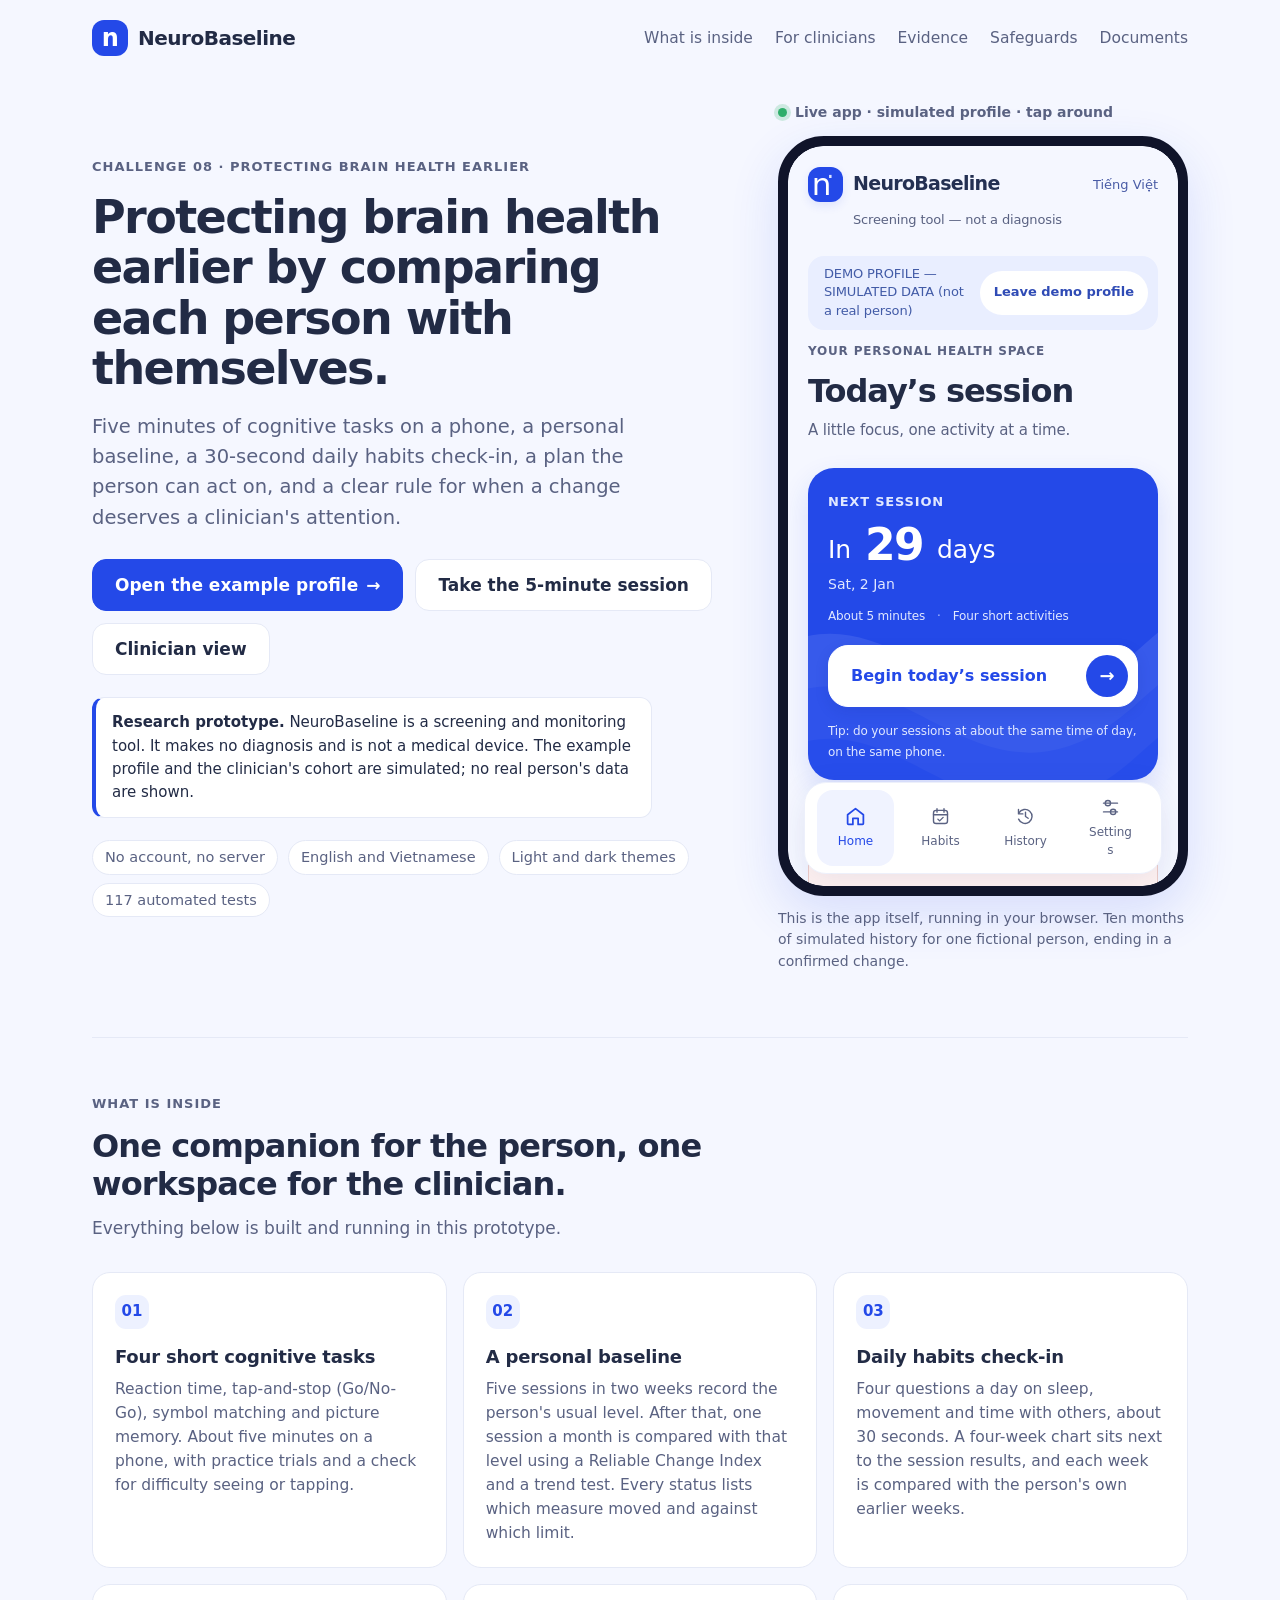
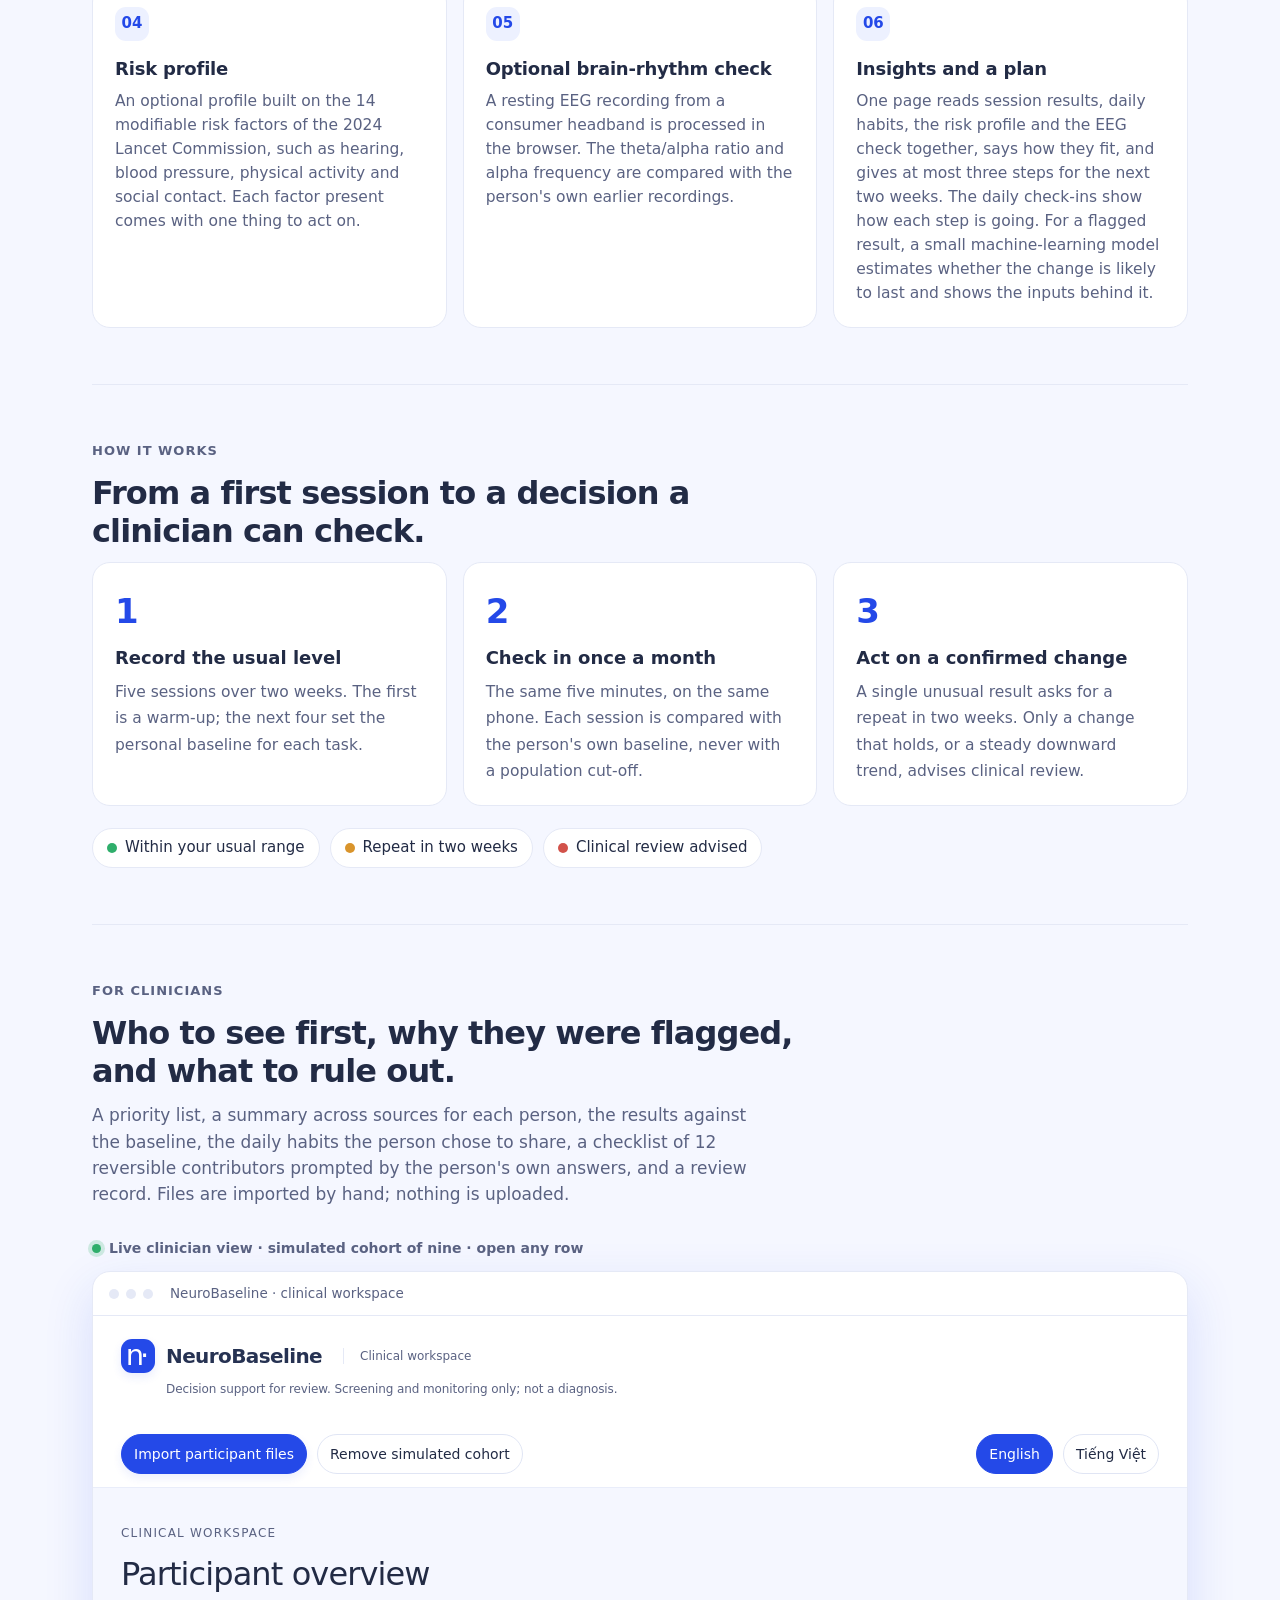
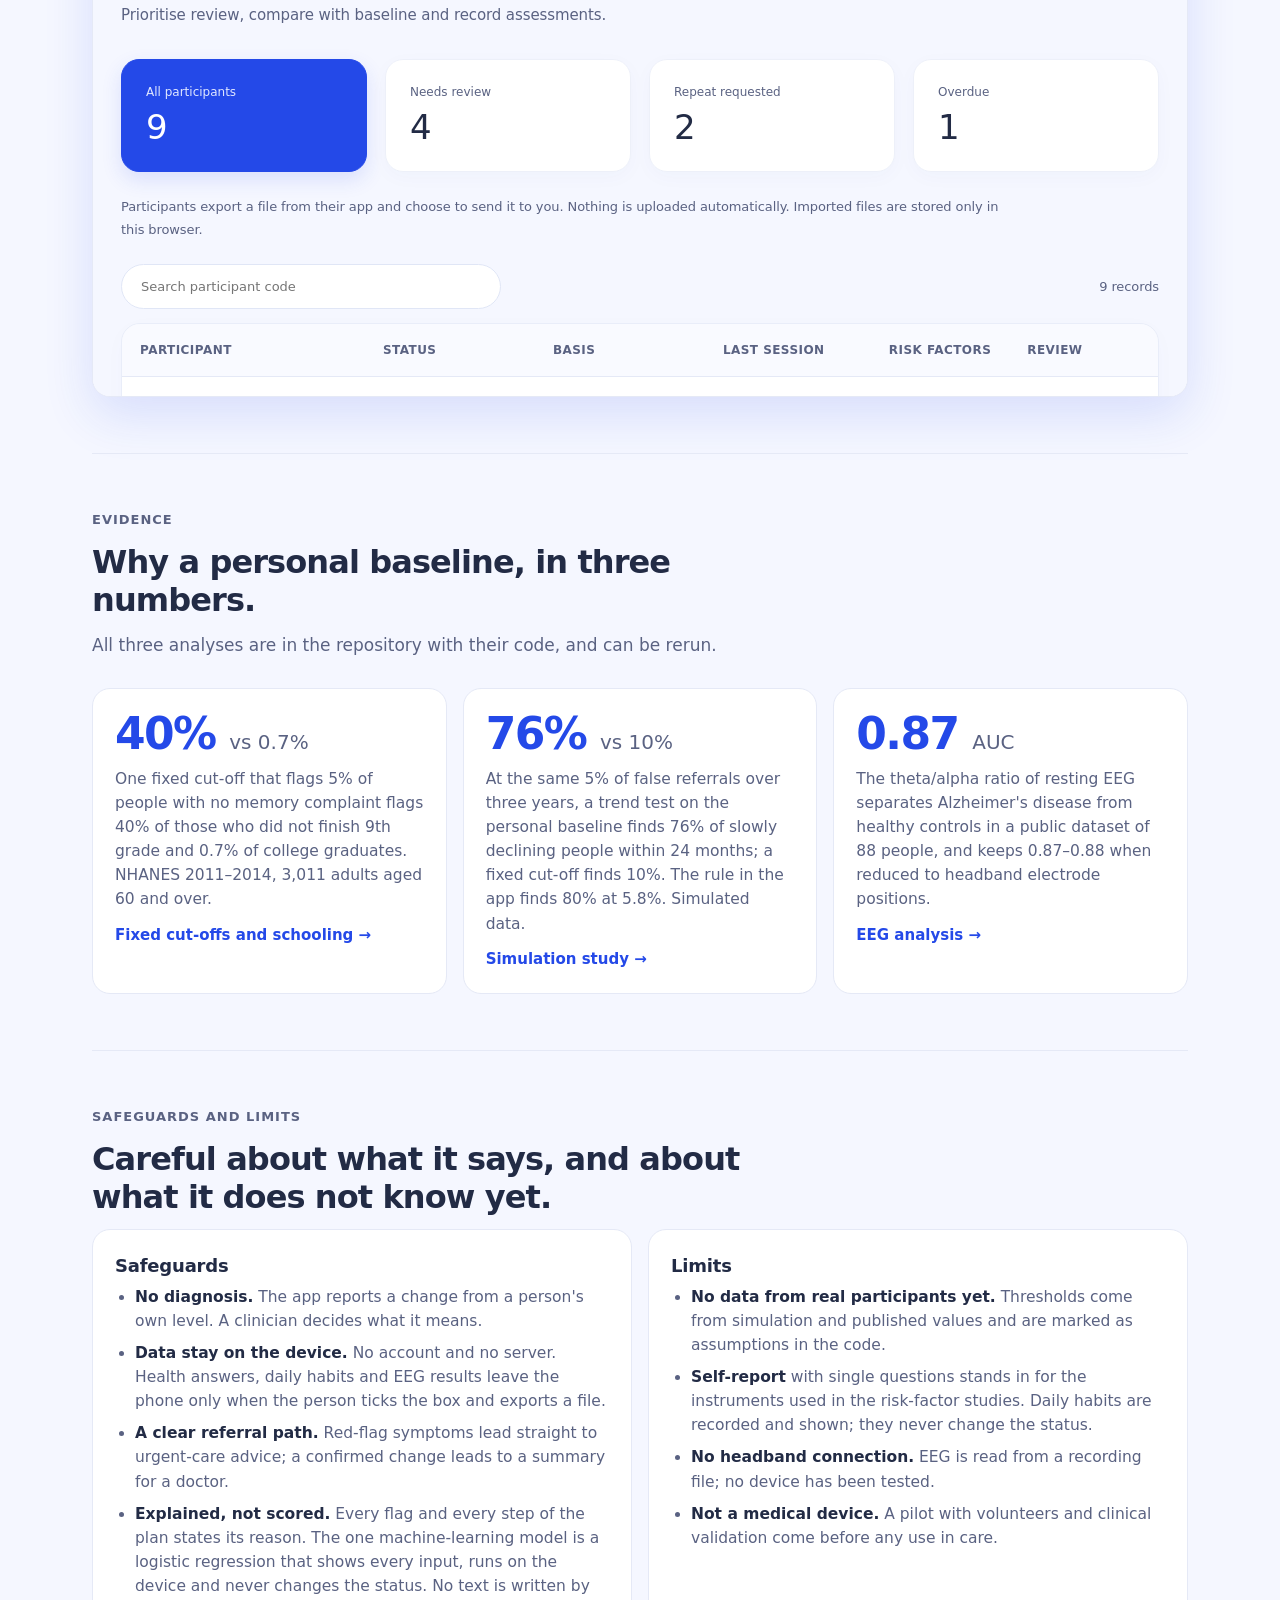
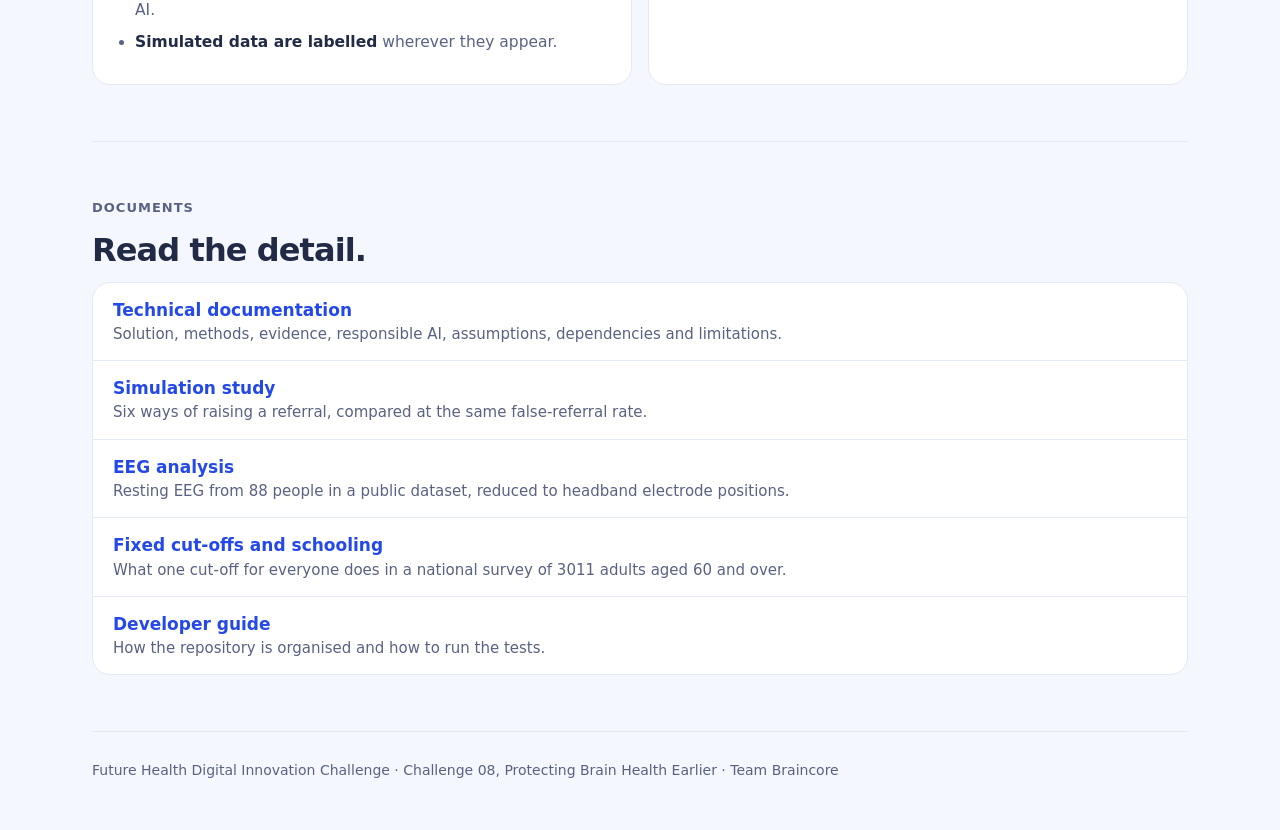
<file: index.html>
<!doctype html>
<html lang="en">
<head>
<meta charset="utf-8">
<meta name="viewport" content="width=device-width, initial-scale=1">
<meta name="theme-color" media="(prefers-color-scheme: light)" content="#f5f7ff">
<meta name="theme-color" media="(prefers-color-scheme: dark)" content="#000000">
<meta name="robots" content="noindex">
<meta name="description" content="NeuroBaseline: five-minute cognitive sessions on a phone, a personal baseline, a 30-second daily habits check-in, a risk profile, an optional EEG check and a clinician workspace. Research prototype; makes no diagnosis.">
<title>NeuroBaseline</title>
<style>
:root{--ink:#222b45;--mut:#5a6282;--line:#e5e9f6;--bg:#f5f7ff;--card:#fff;--brand:#2449e8;--brand-ink:#2449e8;--soft:#edf1ff;--red:#ba4039;--red-soft:#fdf1f0;--green:#23804f;--yellow:#a66312;--frame:#10142a;--shadow:0 18px 50px #2449e824}
@media (prefers-color-scheme:dark){:root{--ink:#fff;--mut:#dcdce1;--line:#2c2c2e;--bg:#000;--card:#1c1c1e;--brand-ink:#9db0ff;--soft:#1c2550;--red:#ff8f87;--red-soft:#2a1715;--green:#6fd39b;--yellow:#f0b660;--frame:#3a3a3c;--shadow:none}}
*{box-sizing:border-box}
html{scroll-behavior:smooth}
html,body{margin:0}
body{font:17px/1.55 system-ui,-apple-system,"Segoe UI",Roboto,sans-serif;color:var(--ink);background:var(--bg)}
a{color:var(--brand-ink);text-underline-offset:4px}
:focus-visible{outline:3px solid #5777f3;outline-offset:2px;border-radius:6px}
.wrap{max-width:1140px;margin:0 auto;padding:0 22px}

/* header */
.site{display:flex;align-items:center;gap:18px;padding:20px 0}
.brand{display:flex;align-items:center;gap:10px;font-size:20px;font-weight:650;letter-spacing:-.5px;color:var(--ink);text-decoration:none}
.mark{display:inline-flex;align-items:center;justify-content:center;width:36px;height:36px;border-radius:12px;background:var(--brand);color:#fff;font-size:24px;line-height:1}
.site nav{display:flex;gap:22px;margin-left:auto;font-size:15.5px}
.site nav a{color:var(--mut);text-decoration:none}
.site nav a:hover{color:var(--ink)}

/* hero */
.hero{display:grid;grid-template-columns:minmax(0,1fr) 410px;gap:56px;align-items:center;padding:26px 0 64px}
.eyebrow{font-size:13px;font-weight:600;letter-spacing:1px;text-transform:uppercase;color:var(--mut);margin:0 0 14px}
h1{font-size:46px;line-height:1.1;letter-spacing:-1.6px;font-weight:600;margin:0 0 18px}
.lead{font-size:19.5px;color:var(--mut);max-width:560px;margin:0 0 26px}
.cta{display:flex;flex-wrap:wrap;gap:12px;margin:0 0 22px}
.btn{display:inline-flex;align-items:center;gap:8px;min-height:52px;padding:12px 22px;border-radius:14px;border:1.5px solid var(--line);background:var(--card);color:var(--ink);font-weight:600;text-decoration:none;transition:border-color .16s}
.btn:hover{border-color:var(--brand)}
.btn.primary{background:var(--brand);border-color:var(--brand);color:#fff}
.note{background:var(--card);border:1px solid var(--line);border-left:4px solid var(--brand);border-radius:12px;padding:13px 16px;font-size:15px;max-width:560px;margin:0}
.facts{display:flex;flex-wrap:wrap;gap:8px 10px;list-style:none;margin:22px 0 0;padding:0;font-size:14.5px;color:var(--mut)}
.facts li{border:1px solid var(--line);border-radius:99px;padding:5px 12px;background:var(--card)}

/* live frames */
.live-tag{display:flex;align-items:center;gap:8px;font-size:14px;font-weight:600;color:var(--mut);margin:0 0 12px}
.live-tag i{width:9px;height:9px;border-radius:50%;background:#2fae6b;box-shadow:0 0 0 4px #2fae6b33}
.phone{border:10px solid var(--frame);border-radius:46px;background:var(--frame);box-shadow:var(--shadow);overflow:hidden}
.phone iframe{display:block;width:100%;height:740px;border:0;border-radius:36px;background:var(--bg)}
.browser{border:1px solid var(--line);border-radius:18px;background:var(--card);box-shadow:var(--shadow);overflow:hidden}
.browser .bar{display:flex;align-items:center;gap:7px;padding:11px 16px;border-bottom:1px solid var(--line);font-size:13.5px;color:var(--mut)}
.browser .bar i{width:10px;height:10px;border-radius:50%;background:var(--line)}
.browser .bar span{margin-left:10px}
.browser iframe{display:block;width:100%;height:680px;border:0;background:var(--bg)}
.cap{font-size:14px;color:var(--mut);margin:12px 0 0}

/* static previews, shown where the live frames are not */
.only-small{display:none}
.shot{background:var(--card);border:1px solid var(--line);border-radius:20px;padding:20px}
.shot .sim{display:inline-block;font-size:12px;font-weight:600;letter-spacing:.6px;text-transform:uppercase;color:var(--mut);border:1px solid var(--line);border-radius:99px;padding:3px 10px;margin:0 0 12px}
.shot h3{display:flex;align-items:center;gap:10px;font-size:19px;margin:0 0 8px}
.shot h3 b{display:inline-flex;align-items:center;justify-content:center;flex:none;width:28px;height:28px;border-radius:50%;border:2px solid var(--red);color:var(--red);font-size:16px}
.shot p{margin:0 0 10px;font-size:15.5px}
.shot ul{margin:0 0 12px;padding-left:20px;font-size:15px}
.shot svg{display:block;width:100%;height:auto}
.rows{list-style:none;margin:12px 0 0;padding:0;font-size:15px}
.rows li{display:flex;justify-content:space-between;gap:12px;padding:10px 0;border-top:1px solid var(--line)}
.rows li span{color:var(--mut);text-align:right}
.nums{display:grid;grid-template-columns:repeat(4,1fr);gap:8px;text-align:center;font-size:12.5px;color:var(--mut)}
.nums b{display:block;font-size:24px;color:var(--ink)}

/* sections */
section{padding:56px 0;border-top:1px solid var(--line)}
h2{font-size:32px;line-height:1.18;letter-spacing:-.9px;font-weight:600;margin:0 0 12px;max-width:720px}
.sub{color:var(--mut);max-width:680px;margin:0 0 30px}
.grid{display:grid;grid-template-columns:repeat(3,1fr);gap:16px}
.card{background:var(--card);border:1px solid var(--line);border-radius:18px;padding:22px}
.card h3{font-size:18px;margin:0 0 6px;letter-spacing:-.2px}
.card p{margin:0;color:var(--mut);font-size:15.5px}
.card .n{display:inline-flex;align-items:center;justify-content:center;width:34px;height:34px;border-radius:11px;background:var(--soft);color:var(--brand-ink);font-weight:650;font-size:15px;margin:0 0 14px}
.steps{counter-reset:s;display:grid;grid-template-columns:repeat(3,1fr);gap:16px;list-style:none;margin:0;padding:0}
.steps li{counter-increment:s;background:var(--card);border:1px solid var(--line);border-radius:18px;padding:22px}
.steps li::before{content:counter(s);display:block;font-size:34px;font-weight:600;letter-spacing:-1px;color:var(--brand-ink);margin:0 0 6px}
.steps b{display:block;font-size:18px;margin:0 0 6px}
.steps span{color:var(--mut);font-size:15.5px}
.status{display:flex;flex-wrap:wrap;gap:10px;margin:22px 0 0;padding:0;list-style:none;font-size:15px}
.status li{display:flex;align-items:center;gap:8px;background:var(--card);border:1px solid var(--line);border-radius:99px;padding:7px 14px}
.status i{width:10px;height:10px;border-radius:50%}
.stat b{display:block;font-size:44px;line-height:1.05;letter-spacing:-1.6px;font-weight:600;color:var(--brand-ink);margin:0 0 10px}
.stat b small{font-size:20px;letter-spacing:0;color:var(--mut);font-weight:500}
.stat a{display:inline-block;margin-top:12px;font-size:15px;font-weight:600;text-decoration:none}
.stat a:hover{text-decoration:underline}
.two{display:grid;grid-template-columns:1fr 1fr;gap:16px}
.list{margin:0;padding-left:20px;color:var(--mut);font-size:15.5px}
.list li{margin:0 0 8px}
.list b{color:var(--ink)}
ul.docs{list-style:none;margin:0;padding:0;background:var(--card);border:1px solid var(--line);border-radius:18px}
ul.docs li{padding:14px 20px;border-top:1px solid var(--line)}
ul.docs li:first-child{border-top:0}
ul.docs a{font-weight:600;text-decoration:none}
ul.docs a:hover{text-decoration:underline}
ul.docs span{display:block;color:var(--mut);font-size:15px}
footer{padding:28px 0 48px;border-top:1px solid var(--line);color:var(--mut);font-size:14px}

@media (max-width:980px){
  .hero{grid-template-columns:1fr;gap:34px;padding-bottom:48px}
  .only-wide{display:none}
  .only-small{display:block}
  .grid,.steps{grid-template-columns:1fr 1fr}
  h1{font-size:38px}
}
@media (max-width:640px){
  .wrap{padding:0 18px}
  .site nav{display:none}
  h1{font-size:31px;letter-spacing:-1px}
  h2{font-size:25px}
  .lead{font-size:18px}
  .grid,.steps,.two{grid-template-columns:1fr}
  .btn{width:100%;justify-content:center}
  section{padding:42px 0}
}
@media (prefers-reduced-motion:reduce){html{scroll-behavior:auto}.btn{transition:none}}
</style>
</head>
<body>
<div class="wrap">

<header class="site">
  <a class="brand" href="./"><span class="mark" aria-hidden="true">n</span>NeuroBaseline</a>
  <nav aria-label="Sections">
    <a href="#inside">What is inside</a>
    <a href="#clinician">For clinicians</a>
    <a href="#evidence">Evidence</a>
    <a href="#safeguards">Safeguards</a>
    <a href="#read">Documents</a>
  </nav>
</header>

<main>
<div class="hero">
  <div>
    <p class="eyebrow">Challenge 08 · Protecting Brain Health Earlier</p>
    <h1>Protecting brain health earlier by comparing each person with themselves.</h1>
    <p class="lead">Five minutes of cognitive tasks on a phone, a personal baseline, a 30-second daily habits check-in, a plan the person can act on, and a clear rule for when a change deserves a clinician's attention.</p>
    <div class="cta">
      <a class="btn primary" href="app/index.html?demo=1">Open the example profile <span aria-hidden="true">→</span></a>
      <a class="btn" href="app/index.html">Take the 5-minute session</a>
      <a class="btn" href="app/clinician.html?demo=1">Clinician view</a>
    </div>
    <p class="note"><b>Research prototype.</b> NeuroBaseline is a screening and monitoring tool. It makes no diagnosis and is not a medical device. The example profile and the clinician's cohort are simulated; no real person's data are shown.</p>
    <ul class="facts" aria-label="At a glance">
      <li>No account, no server</li>
      <li>English and Vietnamese</li>
      <li>Light and dark themes</li>
      <li>117 automated tests</li>
    </ul>
  </div>

  <div class="only-wide">
    <p class="live-tag"><i aria-hidden="true"></i>Live app · simulated profile · tap around</p>
    <div class="phone">
      <iframe data-src="app/index.html?demo=1" title="NeuroBaseline participant app showing a simulated example profile"></iframe>
    </div>
    <p class="cap">This is the app itself, running in your browser. Ten months of simulated history for one fictional person, ending in a confirmed change.</p>
  </div>

  <div class="only-small shot">
    <span class="sim">Example profile · simulated</span>
    <h3><b aria-hidden="true">!</b>Clinical review advised</h3>
    <p>A change from your usual level was confirmed. This is not a diagnosis. Please share your summary with a doctor, who decides what to do next.</p>
    <ul>
      <li>Reaction time: 404 ms (your usual level 350 ms, limit 385 ms)</li>
      <li>Symbol matching: 37 (your usual level 46.5, limit 40.8)</li>
      <li>Still outside your usual range on the repeat session.</li>
      <li>In the week before, about 5.1 hours of sleep a night: 1.4 hours less than this person's usual.</li>
    </ul>
    <svg viewBox="0 0 320 120" role="img" aria-label="Reaction time over ten months: thirteen sessions inside the person's usual range, then two sessions above it.">
      <rect x="0" y="39.2" width="320" height="58.3" rx="6" fill="#2449e8" opacity=".12"/>
      <line x1="0" y1="68.3" x2="320" y2="68.3" stroke="#2449e8" stroke-width="1" stroke-dasharray="4 4" opacity=".7"/>
      <polyline fill="none" stroke="currentColor" stroke-width="1.6" opacity=".55" points="10,50 31.4,63.3 52.8,70.8 74.2,66.7 95.6,72.5 117,70 138.4,62.5 159.8,73.3 181.2,65.8 202.6,59.2 224,69.2 245.4,61.7 266.8,55 288.2,18.3 309.6,23.3"/>
      <g fill="#2449e8"><circle cx="10" cy="50" r="3.2"/><circle cx="31.4" cy="63.3" r="3.2"/><circle cx="52.8" cy="70.8" r="3.2"/><circle cx="74.2" cy="66.7" r="3.2"/><circle cx="95.6" cy="72.5" r="3.2"/><circle cx="117" cy="70" r="3.2"/><circle cx="138.4" cy="62.5" r="3.2"/><circle cx="159.8" cy="73.3" r="3.2"/><circle cx="181.2" cy="65.8" r="3.2"/><circle cx="202.6" cy="59.2" r="3.2"/><circle cx="224" cy="69.2" r="3.2"/><circle cx="245.4" cy="61.7" r="3.2"/><circle cx="266.8" cy="55" r="3.2"/></g>
      <g fill="#d2524a"><circle cx="288.2" cy="18.3" r="4.2"/><circle cx="309.6" cy="23.3" r="4.2"/></g>
    </svg>
    <p class="cap">Reaction time, 15 sessions. The band is this person's own usual range.</p>
  </div>
</div>

<section id="inside">
  <p class="eyebrow">What is inside</p>
  <h2>One companion for the person, one workspace for the clinician.</h2>
  <p class="sub">Everything below is built and running in this prototype.</p>
  <div class="grid">
    <div class="card"><span class="n">01</span><h3>Four short cognitive tasks</h3><p>Reaction time, tap-and-stop (Go/No-Go), symbol matching and picture memory. About five minutes on a phone, with practice trials and a check for difficulty seeing or tapping.</p></div>
    <div class="card"><span class="n">02</span><h3>A personal baseline</h3><p>Five sessions in two weeks record the person's usual level. After that, one session a month is compared with that level using a Reliable Change Index and a trend test. Every status lists which measure moved and against which limit.</p></div>
    <div class="card"><span class="n">03</span><h3>Daily habits check-in</h3><p>Four questions a day on sleep, movement and time with others, about 30 seconds. A four-week chart sits next to the session results, and each week is compared with the person's own earlier weeks.</p></div>
    <div class="card"><span class="n">04</span><h3>Risk profile</h3><p>An optional profile built on the 14 modifiable risk factors of the 2024 Lancet Commission, such as hearing, blood pressure, physical activity and social contact. Each factor present comes with one thing to act on.</p></div>
    <div class="card"><span class="n">05</span><h3>Optional brain-rhythm check</h3><p>A resting EEG recording from a consumer headband is processed in the browser. The theta/alpha ratio and alpha frequency are compared with the person's own earlier recordings.</p></div>
    <div class="card"><span class="n">06</span><h3>Insights and a plan</h3><p>One page reads session results, daily habits, the risk profile and the EEG check together, says how they fit, and gives at most three steps for the next two weeks. The daily check-ins show how each step is going. For a flagged result, a small machine-learning model estimates whether the change is likely to last and shows the inputs behind it.</p></div>
  </div>
</section>

<section id="how">
  <p class="eyebrow">How it works</p>
  <h2>From a first session to a decision a clinician can check.</h2>
  <ol class="steps">
    <li><b>Record the usual level</b><span>Five sessions over two weeks. The first is a warm-up; the next four set the personal baseline for each task.</span></li>
    <li><b>Check in once a month</b><span>The same five minutes, on the same phone. Each session is compared with the person's own baseline, never with a population cut-off.</span></li>
    <li><b>Act on a confirmed change</b><span>A single unusual result asks for a repeat in two weeks. Only a change that holds, or a steady downward trend, advises clinical review.</span></li>
  </ol>
  <ul class="status" aria-label="The three statuses">
    <li><i style="background:#2fae6b" aria-hidden="true"></i>Within your usual range</li>
    <li><i style="background:#d9942b" aria-hidden="true"></i>Repeat in two weeks</li>
    <li><i style="background:#d2524a" aria-hidden="true"></i>Clinical review advised</li>
  </ul>
</section>

<section id="clinician">
  <p class="eyebrow">For clinicians</p>
  <h2>Who to see first, why they were flagged, and what to rule out.</h2>
  <p class="sub">A priority list, a summary across sources for each person, the results against the baseline, the daily habits the person chose to share, a checklist of 12 reversible contributors prompted by the person's own answers, and a review record. Files are imported by hand; nothing is uploaded.</p>

  <div class="only-wide">
    <p class="live-tag"><i aria-hidden="true"></i>Live clinician view · simulated cohort of nine · open any row</p>
    <div class="browser">
      <div class="bar"><i aria-hidden="true"></i><i aria-hidden="true"></i><i aria-hidden="true"></i><span>NeuroBaseline · clinical workspace</span></div>
      <iframe data-src="app/clinician.html?demo=1" title="NeuroBaseline clinician view showing a simulated cohort"></iframe>
    </div>
  </div>

  <div class="only-small shot">
    <span class="sim">Simulated cohort</span>
    <div class="nums"><div><b>9</b>participants</div><div><b>4</b>need review</div><div><b>2</b>repeat requested</div><div><b>1</b>overdue</div></div>
    <ul class="rows">
      <li><b>DEMO-G13</b><span>Red-flag symptoms reported</span></li>
      <li><b>DEMO-RASHID</b><span>Referral threshold reached: beyond the limit on two consecutive sessions</span></li>
      <li><b>DEMO-A04</b><span>Referral threshold reached: downward trend</span></li>
      <li><b>DEMO-B11</b><span>Repeat session requested</span></li>
    </ul>
    <p class="cap"><a href="app/clinician.html?demo=1">Open the clinician view</a></p>
  </div>
</section>

<section id="evidence">
  <p class="eyebrow">Evidence</p>
  <h2>Why a personal baseline, in three numbers.</h2>
  <p class="sub">All three analyses are in the repository with their code, and can be rerun.</p>
  <div class="grid">
    <div class="card stat"><b>40% <small>vs 0.7%</small></b><p>One fixed cut-off that flags 5% of people with no memory complaint flags 40% of those who did not finish 9th grade and 0.7% of college graduates. NHANES 2011–2014, 3,011 adults aged 60 and over.</p><a data-doc href="nhanes/REPORT.md">Fixed cut-offs and schooling →</a></div>
    <div class="card stat"><b>76% <small>vs 10%</small></b><p>At the same 5% of false referrals over three years, a trend test on the personal baseline finds 76% of slowly declining people within 24 months; a fixed cut-off finds 10%. The rule in the app finds 80% at 5.8%. Simulated data.</p><a data-doc href="sim/REPORT.md">Simulation study →</a></div>
    <div class="card stat"><b>0.87 <small>AUC</small></b><p>The theta/alpha ratio of resting EEG separates Alzheimer's disease from healthy controls in a public dataset of 88 people, and keeps 0.87–0.88 when reduced to headband electrode positions.</p><a data-doc href="eeg/REPORT.md">EEG analysis →</a></div>
  </div>
</section>

<section id="safeguards">
  <p class="eyebrow">Safeguards and limits</p>
  <h2>Careful about what it says, and about what it does not know yet.</h2>
  <div class="two">
    <div class="card">
      <h3>Safeguards</h3>
      <ul class="list">
        <li><b>No diagnosis.</b> The app reports a change from a person's own level. A clinician decides what it means.</li>
        <li><b>Data stay on the device.</b> No account and no server. Health answers, daily habits and EEG results leave the phone only when the person ticks the box and exports a file.</li>
        <li><b>A clear referral path.</b> Red-flag symptoms lead straight to urgent-care advice; a confirmed change leads to a summary for a doctor.</li>
        <li><b>Explained, not scored.</b> Every flag and every step of the plan states its reason. The one machine-learning model is a logistic regression that shows every input, runs on the device and never changes the status. No text is written by AI.</li>
        <li><b>Simulated data are labelled</b> wherever they appear.</li>
      </ul>
    </div>
    <div class="card">
      <h3>Limits</h3>
      <ul class="list">
        <li><b>No data from real participants yet.</b> Thresholds come from simulation and published values and are marked as assumptions in the code.</li>
        <li><b>Self-report</b> with single questions stands in for the instruments used in the risk-factor studies. Daily habits are recorded and shown; they never change the status.</li>
        <li><b>No headband connection.</b> EEG is read from a recording file; no device has been tested.</li>
        <li><b>Not a medical device.</b> A pilot with volunteers and clinical validation come before any use in care.</li>
      </ul>
    </div>
  </div>
</section>

<section id="read">
  <p class="eyebrow">Documents</p>
  <h2>Read the detail.</h2>
  <ul class="docs">
    <li><a data-doc href="docs/TECHNICAL_DOCUMENTATION.md">Technical documentation</a><span>Solution, methods, evidence, responsible AI, assumptions, dependencies and limitations.</span></li>
    <li><a data-doc href="sim/REPORT.md">Simulation study</a><span>Six ways of raising a referral, compared at the same false-referral rate.</span></li>
    <li><a data-doc href="eeg/REPORT.md">EEG analysis</a><span>Resting EEG from 88 people in a public dataset, reduced to headband electrode positions.</span></li>
    <li><a data-doc href="nhanes/REPORT.md">Fixed cut-offs and schooling</a><span>What one cut-off for everyone does in a national survey of 3011 adults aged 60 and over.</span></li>
    <li><a data-doc href="README.md">Developer guide</a><span>How the repository is organised and how to run the tests.</span></li>
  </ul>
</section>
</main>

<footer>Future Health Digital Innovation Challenge · Challenge 08, Protecting Brain Health Earlier · Team Braincore</footer>
</div>
<script>
// The live frames load on wide screens only; narrow screens show the static previews instead.
(function () {
  var wide = window.matchMedia('(min-width: 981px)');
  function load() {
    if (!wide.matches) return;
    document.querySelectorAll('iframe[data-src]').forEach(function (f) { f.src = f.getAttribute('data-src'); f.removeAttribute('data-src'); });
  }
  load();
  if (wide.addEventListener) wide.addEventListener('change', load);
})();
// On GitHub Pages, point the documents at the repository so that tables and diagrams are rendered.
(function () {
  var m = /^([^.]+)[.]github[.]io$/.exec(location.hostname), repo = location.pathname.split('/')[1];
  if (!m || !repo) return;
  var base = 'https://github.com/' + m[1] + '/' + repo + '/blob/main/';
  document.querySelectorAll('a[data-doc]').forEach(function (a) { a.href = base + a.getAttribute('href'); });
})();
</script>
</body>
</html>
</file>
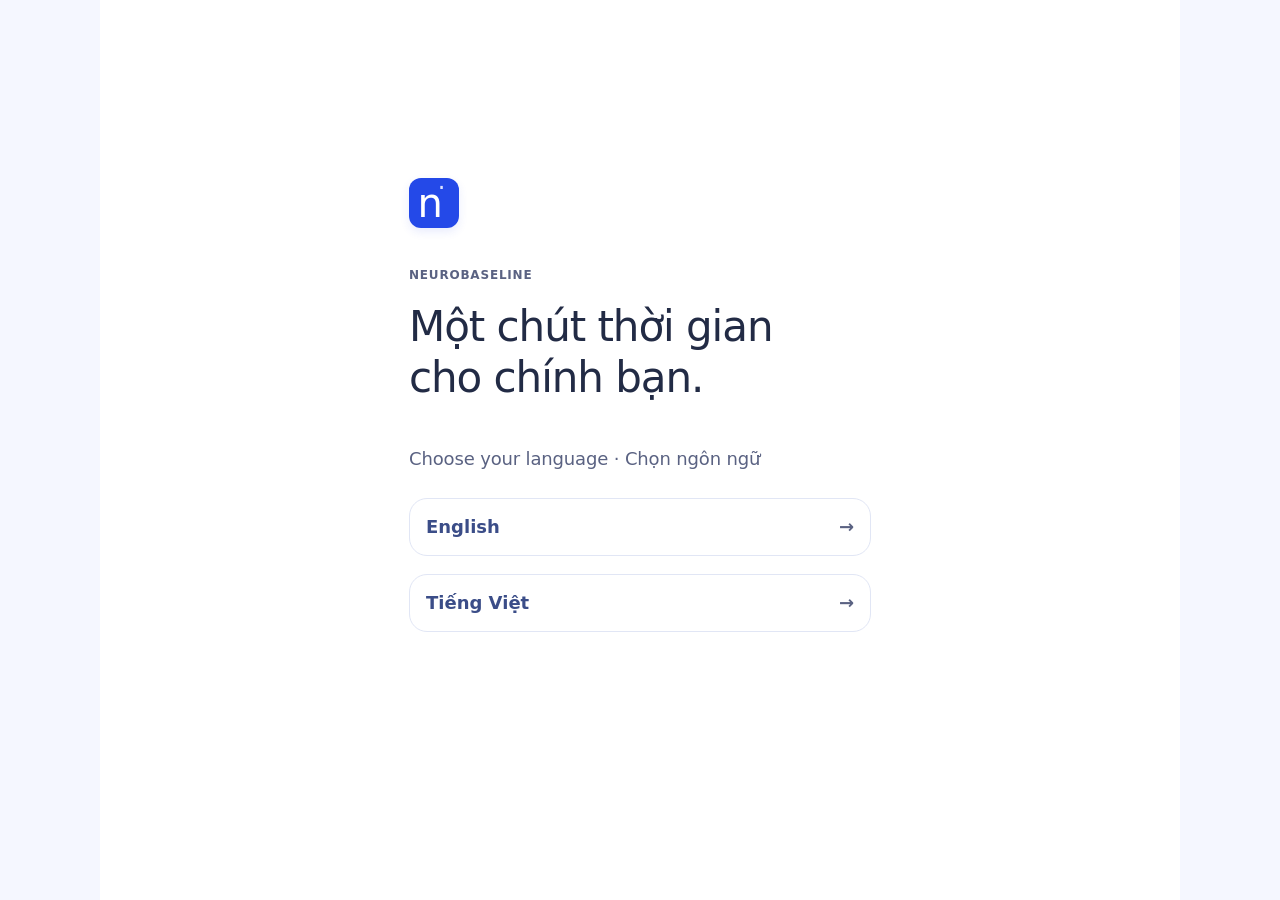
<file: app/index.html>
<!doctype html>
<html lang="en">
<head>
<meta charset="utf-8">
<meta name="viewport" content="width=device-width, initial-scale=1, viewport-fit=cover">
<meta name="theme-color" media="(prefers-color-scheme: light)" content="#f5f7ff">
<meta name="theme-color" media="(prefers-color-scheme: dark)" content="#000000">
<meta name="robots" content="noindex">
<title>NeuroBaseline</title>
<link rel="stylesheet" href="css/app.css?v=15">
<link rel="stylesheet" href="css/tiles.css?v=12">
<link rel="stylesheet" href="css/accessibility.css?v=24">
</head>
<body>
<div id="app"></div>
<div id="uiStatus" class="sr-only" role="status" aria-live="polite" aria-atomic="true"></div>
<div id="stage" hidden></div>
<noscript>NeuroBaseline needs JavaScript.</noscript>
<script src="js/config.js?v=9"></script>
<script src="js/stats.js?v=11"></script>
<script src="js/i18n.js?v=10"></script>
<script src="js/i18n-risk.js?v=9"></script>
<script src="js/i18n-ui.js?v=15"></script>
<script src="js/accessibility.js?v=13"></script>
<script src="js/risk.js?v=9"></script>
<script src="js/habits.js?v=1"></script>
<script src="js/insight.js?v=2"></script>
<script src="js/estimator-model.js?v=1"></script>
<script src="js/estimator.js?v=2"></script>
<script src="js/demo.js?v=11"></script>
<script src="js/store.js?v=13"></script>
<script src="js/chart.js?v=13"></script>
<script src="js/tests.js?v=13"></script>
<script src="js/qa-bot.js?v=9"></script>
<script src="js/eeg-sos.js?v=9"></script>
<script src="js/eeg-core.js?v=9"></script>
<script src="js/i18n-eeg.js?v=9"></script>
<script src="js/eeg-ui.js?v=13"></script>
<script src="js/i18n-habits.js?v=3"></script>
<script src="js/habits-ui.js?v=1"></script>
<script src="js/i18n-insight.js?v=6"></script>
<script src="js/insight-ui.js?v=7"></script>
<script src="js/backup.js?v=2"></script>
<script src="js/app.js?v=23"></script>
</body>
</html>
</file>
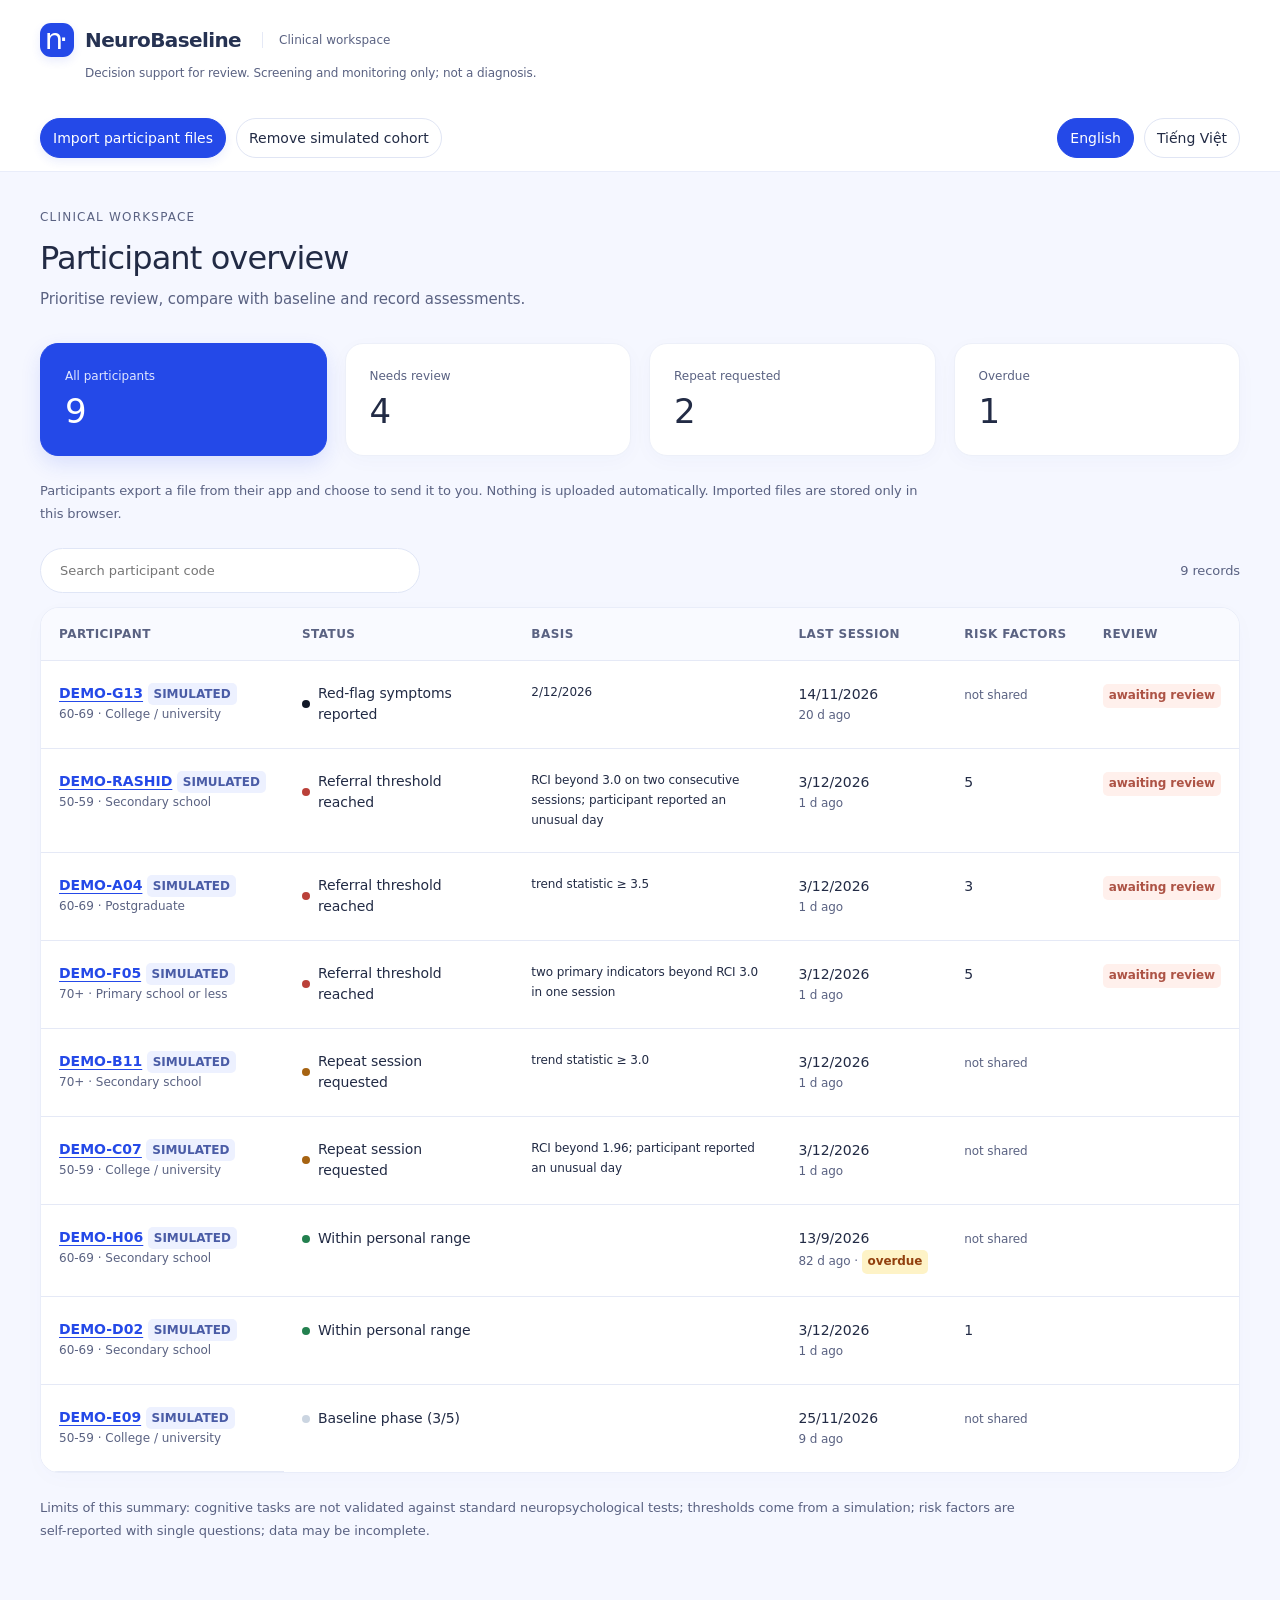
<file: app/clinician.html>
<!doctype html>
<html lang="en">
<head>
<meta charset="utf-8">
<meta name="viewport" content="width=device-width, initial-scale=1">
<meta name="robots" content="noindex">
<title>NeuroBaseline — clinician view</title>
<link rel="stylesheet" href="css/clinician.css?v=14">
<link rel="stylesheet" href="css/accessibility.css?v=23">
</head>
<body>
<div id="app"></div>
<div id="uiStatus" class="sr-only" role="status" aria-live="polite" aria-atomic="true"></div>
<input type="file" id="file" accept=".json,application/json" multiple hidden>
<noscript>NeuroBaseline needs JavaScript.</noscript>
<script src="js/config.js?v=9"></script>
<script src="js/stats.js?v=11"></script>
<script src="js/i18n.js?v=10"></script>
<script src="js/i18n-risk.js?v=9"></script>
<script src="js/i18n-clin.js?v=2"></script>
<script src="js/i18n-ui.js?v=14"></script>
<script src="js/accessibility.js?v=13"></script>
<script src="js/risk.js?v=9"></script>
<script src="js/habits.js?v=1"></script>
<script src="js/insight.js?v=2"></script>
<script src="js/estimator-model.js?v=1"></script>
<script src="js/estimator.js?v=2"></script>
<script src="js/demo.js?v=11"></script>
<script src="js/demo-cohort.js?v=1"></script>
<script src="js/chart.js?v=13"></script>
<script src="js/eeg-sos.js?v=1"></script>
<script src="js/eeg-core.js?v=1"></script>
<script src="js/i18n-eeg.js?v=1"></script>
<script src="js/i18n-habits.js?v=3"></script>
<script src="js/i18n-insight.js?v=6"></script>
<script src="js/clin-core.js?v=6"></script>
<script src="js/clinician.js?v=21"></script>
</body>
</html>
</file>
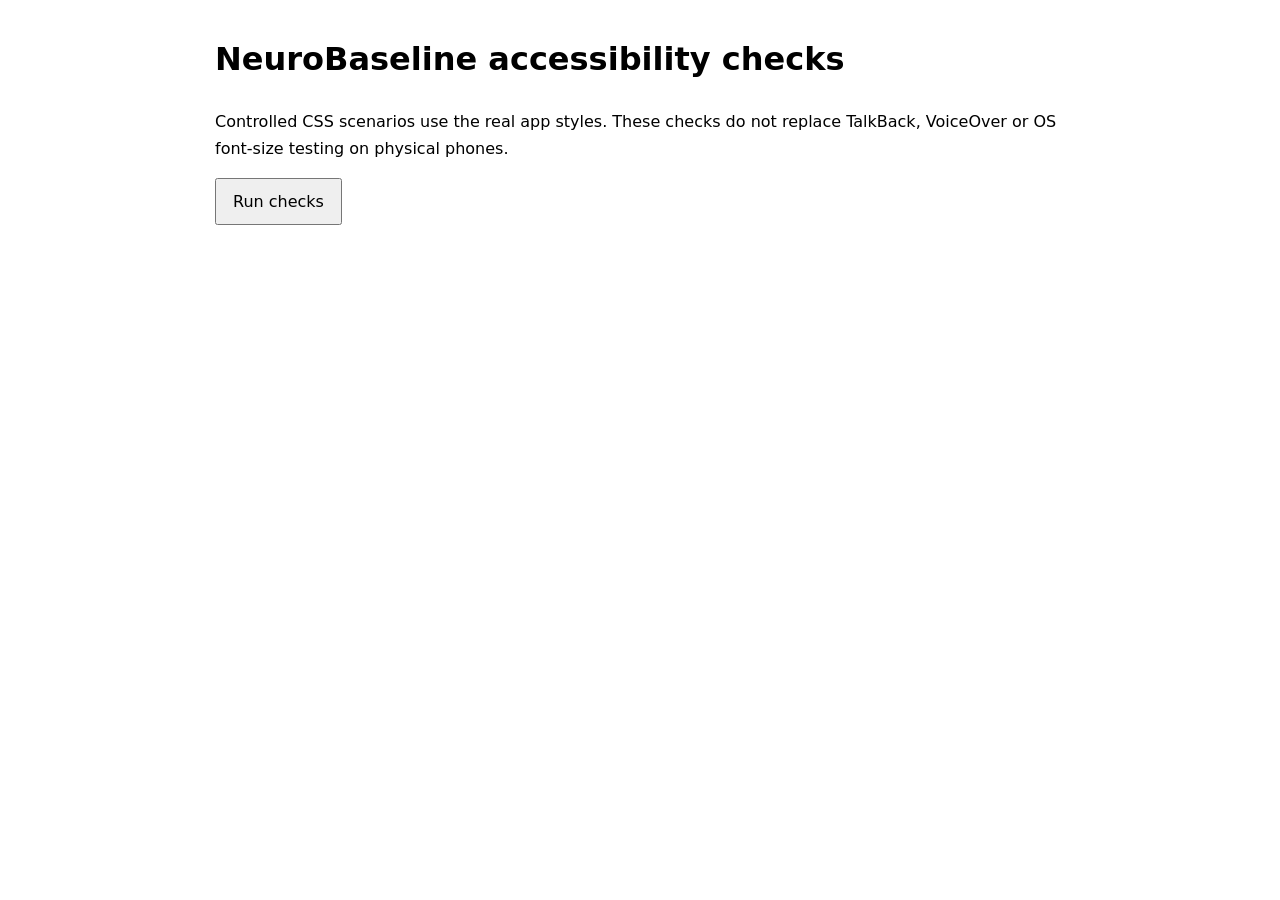
<file: app/tests/accessibility.html>
<!doctype html>
<html lang="en"><head><meta charset="utf-8"><meta name="viewport" content="width=device-width,initial-scale=1"><title>NeuroBaseline accessibility checks</title>
<style>body{font:1rem/1.7 system-ui;max-width:850px;margin:2rem auto;padding:0 1rem}button{font:inherit;padding:.5rem 1rem}.pass{color:#17652f}.fail{color:#a02020}iframe{position:absolute;left:-10000px;top:0;border:0;width:390px;height:844px}</style></head>
<body><h1>NeuroBaseline accessibility checks</h1><p>Controlled CSS scenarios use the real app styles. These checks do not replace TalkBack, VoiceOver or OS font-size testing on physical phones.</p><button id="run">Run checks</button><p id="result" role="status" aria-live="polite"></p><ol id="checks"></ol><script src="accessibility-checks.js"></script></body></html>
</file>
<file: app/css/app.css>
/* NeuroBaseline – mobile-first styles. Large type and large touch targets on purpose. */
:root{--ink:#222b45;--mut:#5a6282;--line:#e5e9f6;--bg:#f5f7ff;--brand:#2449e8;--pri:#2449e8;--green:#23804f;--yellow:#a66312;--red:#ba4039;--violet:#5b6282}
*{box-sizing:border-box;-webkit-tap-highlight-color:transparent}
html,body{margin:0;height:100%}
body{font:1.125rem/1.5 system-ui,-apple-system,"Segoe UI",Roboto,sans-serif;color:var(--ink);background:var(--bg);touch-action:manipulation}
body.running{overflow:hidden;overscroll-behavior:none}
.wrap{max-width:520px;margin:0 auto;padding:0 0 28px}
h1{font-size:1.625rem;line-height:1.25;margin:0 0 10px}
h2{font-size:1.3125rem;line-height:1.3;margin:0 0 6px}
h3{font-size:1.125rem;margin:0 0 8px}
p{margin:8px 0}
ul{padding-left:22px;margin:8px 0}
ul.loose li{margin:8px 0}
.pad{padding:0 16px}
h1.pad{margin-top:16px}
.muted{color:var(--mut)} .small{font-size:0.9375rem}
.center{min-height:100vh;display:flex;flex-direction:column;justify-content:center;gap:12px;padding:24px;text-align:center}
.top{background:var(--brand);color:#fff;padding:14px 16px}
.brand{font-weight:700;font-size:1.25rem;letter-spacing:.2px}
.tag{font-size:0.875rem;opacity:.85}
.banner{padding:8px 16px;font-size:0.875rem;font-weight:700;text-align:center}
.banner.demo{background:#ede9fe;color:#5b21b6}
.banner.warn{background:#fee2e2;color:#991b1b}
.card{background:#fff;border:1px solid var(--line);border-radius:14px;padding:16px;margin:12px 12px 0}
.card.scroll{overflow-x:auto}
.note{background:#eff6ff;border:1px solid #bfdbfe;border-radius:10px;padding:10px 12px;font-size:1rem}
.lbl{font-size:0.875rem;color:var(--mut);text-transform:uppercase;letter-spacing:.5px}
.bigtxt{font-size:1.375rem;font-weight:700;margin:2px 0 12px}
.code{font-family:Consolas,Menlo,monospace;letter-spacing:1px}

.btn{display:block;width:100%;min-height:52px;margin:10px 0 0;padding:10px 16px;font:inherit;font-weight:600;color:var(--ink);background:#fff;border:2px solid #cbd5e1;border-radius:12px;cursor:pointer}
.btn.big{min-height:60px;font-size:1.25rem}
.btn.primary{background:var(--pri);border-color:var(--pri);color:#fff}
.btn.danger{border-color:var(--red);color:var(--red)}
.btn.link{border:0;background:none;color:var(--mut);min-height:44px}
.btn:disabled{opacity:.45}
.bottom{display:flex;gap:10px;padding:0 12px}
.bottom .btn{margin-top:12px}

.status{display:flex;gap:14px;align-items:flex-start}
.status .grow{flex:1;min-width:0}
.status .dot{flex:0 0 22px;height:22px;border-radius:50%;margin-top:4px;background:#cbd5e1}
.status.green{border-color:#86efac;background:#f0fdf4}.status.green .dot{background:var(--green)}
.status.yellow{border-color:#fcd34d;background:#fffbeb}.status.yellow .dot{background:var(--yellow)}
.status.red{border-color:#fca5a5;background:#fef2f2}.status.red .dot{background:var(--red)}
.status.ctl{border-color:#c4b5fd;background:#f5f3ff}.status.ctl .dot{background:var(--violet)}
.why{margin-top:8px;font-size:1rem}
.why ul{margin:4px 0}
.emergency{border-color:#fca5a5;background:#fef2f2}
.emergency h1{color:#991b1b}

.tabs{display:flex;flex-wrap:wrap;gap:6px;margin:4px 0 8px}
.tab{font:inherit;font-size:0.9375rem;padding:8px 10px;border:1px solid #cbd5e1;background:#fff;border-radius:99px;color:var(--ink)}
.tab.on{background:var(--brand);border-color:var(--brand);color:#fff}
.chart{width:100%;height:auto;display:block}
.legend{display:flex;flex-wrap:wrap;gap:4px 12px;font-size:0.8125rem;color:var(--mut)}
.lg i{display:inline-block;width:11px;height:11px;border-radius:50%;margin-right:4px;vertical-align:-1px}
.lg i.bandkey{border-radius:2px;background:#dcfce7;border:1px solid #86efac}

.q{font-weight:600;margin:14px 0 6px}
.seg{display:flex;gap:8px}
.seg button{flex:1;min-height:52px;font:inherit;border:2px solid #cbd5e1;background:#fff;border-radius:12px;color:var(--ink)}
.seg button.on{border-color:var(--pri);background:#dbeafe;font-weight:700}
.check{display:flex;gap:10px;align-items:flex-start;margin:14px 0 4px}
.check input{width:26px;height:26px;flex:0 0 26px;margin-top:2px}
.fld{display:block;margin:12px 0;font-weight:600}
.fld select{display:block;width:100%;min-height:52px;margin-top:4px;font:inherit;border:2px solid #cbd5e1;border-radius:12px;padding:8px;background:#fff}

.mt,.ht{width:100%;border-collapse:collapse}
.mt td{padding:9px 4px;border-bottom:1px solid var(--line)}
.mt tr:last-child td{border-bottom:0}
.num{text-align:right;font-variant-numeric:tabular-nums;white-space:nowrap}
.chip{display:inline-block;white-space:nowrap;font-size:0.8125rem;padding:2px 8px;border-radius:99px;background:#f1f5f9;color:#475569}
.chip.ok{background:#dcfce7;color:#166534}.chip.bad{background:#fee2e2;color:#991b1b}.chip.good{background:#dbeafe;color:#1e40af}
.ht{font-size:0.875rem}
.ht th{font-weight:600;text-align:right;padding:6px 4px;border-bottom:2px solid var(--line);font-size:0.75rem;color:var(--mut)}
.ht th:first-child,.ht td:first-child,.ht td:nth-child(2){text-align:left;white-space:nowrap}
.ht td{padding:7px 4px;border-bottom:1px solid var(--line)}
.ht td.out{color:var(--red);font-weight:700}
.ldot{display:inline-block;width:10px;height:10px;border-radius:50%;margin-right:5px;background:#cbd5e1}
.ldot.green{background:var(--green)}.ldot.yellow{background:var(--yellow)}.ldot.red{background:var(--red)}.ldot.ctl{background:var(--violet)}

/* ---------- test stage ---------- */
#stage{position:fixed;top:0;right:0;bottom:0;left:0;z-index:10;background:#fff;overflow:hidden;user-select:none;-webkit-user-select:none;-webkit-touch-callout:none}
#stage[hidden]{display:none}
.instr{height:100%;display:flex;flex-direction:column;justify-content:center;padding:24px;max-width:520px;margin:0 auto;overflow:auto}
.instr p{font-size:1.25rem}
.part{font-size:0.875rem;color:var(--mut);text-transform:uppercase;letter-spacing:.5px;margin-bottom:6px}
.demo{display:flex;gap:28px;justify-content:center;align-items:center;margin:18px 0;min-height:70px}
.emo{font-size:56px}
.symdemo{font-size:34px;font-weight:700;display:flex;align-items:center;gap:8px}
.symdemo .sym{width:52px;height:52px}
.shape{display:inline-block;width:64px;height:64px}
.rtstim{background:var(--pri);border-radius:50%}
.go{background:var(--green);border-radius:50%}
.nogo{background:var(--red);border-radius:14%}
.area{position:absolute;top:0;right:0;bottom:0;left:0;touch-action:none;cursor:pointer}
.fix{position:absolute;left:50%;top:50%;transform:translate(-50%,-50%);font-size:44px;color:#9ca3af}
.stim{position:absolute;left:50%;top:50%;width:170px;height:170px;margin:-85px 0 0 -85px;visibility:hidden}
.tmsg{position:absolute;left:0;right:0;bottom:16%;text-align:center;font-size:1.375rem;font-weight:700;color:#374151;padding:0 16px;pointer-events:none}
.tmsg.good{color:var(--green)}.tmsg.bad{color:var(--red)}
.sym{width:30px;height:30px;fill:none;stroke:currentColor;stroke-width:3.2;stroke-linecap:round;stroke-linejoin:round}
.sd{position:absolute;top:0;right:0;bottom:0;left:0;display:flex;flex-direction:column;max-width:520px;margin:0 auto;touch-action:none}
.sdbar{height:8px;background:#e5e7eb}
.sdbar i{display:block;height:100%;width:100%;background:var(--pri)}
.sdkey{display:flex;padding:10px 6px 0}
.kc{flex:1;text-align:center;border:1px solid #cbd5e1;margin:0 1px;border-radius:6px;padding:4px 0;background:#f8fafc}
.ks{height:32px;display:flex;align-items:center;justify-content:center}
.kd{font-size:19px;font-weight:700;border-top:1px solid #cbd5e1}
.sdmid{flex:1;position:relative;display:flex;align-items:center;justify-content:center;min-height:90px}
.sdcur .sym{width:96px;height:96px}
.sdmid .tmsg{bottom:4px;font-size:1.1875rem}
.sdpad{display:grid;grid-template-columns:repeat(3,1fr);gap:8px;padding:8px 10px 18px}
.pk{font:inherit;font-size:28px;font-weight:700;min-height:64px;border:2px solid #94a3b8;border-radius:12px;background:#fff;color:var(--ink);touch-action:none}
.pk:active{background:#dbeafe}
.memitem{position:absolute;left:0;right:0;top:50%;transform:translateY(-50%);text-align:center;font-size:120px;line-height:1.2;pointer-events:none}
.mem{position:absolute;top:0;right:0;bottom:0;left:0;display:flex;flex-direction:column;max-width:520px;margin:0 auto;touch-action:none}
.memq{padding:22px 18px 0;font-size:1.3125rem;font-weight:600;text-align:center}
.mem .memitem{position:static;transform:none;flex:1;display:flex;align-items:center;justify-content:center}
.mempad{display:flex;gap:10px;padding:10px 12px 24px}
.mb{flex:1;font:inherit;font-size:1.25rem;font-weight:700;min-height:76px;border-radius:14px;border:2px solid #94a3b8;background:#fff;color:var(--ink);touch-action:none}
.mb.yes{border-color:var(--green)}.mb.no{border-color:#64748b}
.mb:active{background:#f1f5f9}
.instr-btns .btn{margin-top:12px}

/* ---------- risk profile ---------- */
.q.sub{font-weight:400;margin-top:10px}
.opts{display:flex;flex-direction:column;gap:8px}
.opts button{min-height:52px;font:inherit;text-align:left;padding:8px 14px;border:2px solid #cbd5e1;background:#fff;border-radius:12px;color:var(--ink)}
.opts button.on{border-color:var(--pri);background:#dbeafe;font-weight:700}
.fld input{display:block;width:100%;min-height:52px;margin-top:4px;font:inherit;border:2px solid #cbd5e1;border-radius:12px;padding:8px 12px;background:#fff}
.fact{padding:10px 0;border-bottom:1px solid var(--line)}
.fact:last-child{border-bottom:0}
.fact p{margin:2px 0 0}
details.card summary{font-weight:700;cursor:pointer;min-height:32px}
table.small{font-size:0.9375rem}
.card .lbl{font-size:0.8125rem}

/* ---------- brain-rhythm check ---------- */
.note.warnnote{background:#fffbeb;border-color:#fde68a}
ol.loose{padding-left:22px}
ol.loose li{margin:8px 0}
#eegTrace{min-height:70px}

/* Calm surfaces, deliberate spacing, one decision at a time. */
body{font-family:"Segoe UI",Arial,sans-serif;font-size:1.125rem;letter-spacing:-.15px}
a{color:var(--brand);text-underline-offset:4px}
button,input,select,textarea{font-family:inherit}
button,a,input,select,summary{outline-offset:5px}
:focus-visible{outline:3px solid #5777f3}
button{cursor:pointer}
button:disabled{cursor:default}
.wrap{max-width:1080px;padding:0 32px 40px}
.top{display:flex;align-items:center;flex-wrap:wrap;gap:4px 16px;background:transparent;color:var(--ink);padding:26px 0 22px;border-bottom:1px solid var(--line);margin-bottom:32px}
.brand{display:inline-flex;align-items:center;gap:10px;font-size:1.25rem;font-weight:650;text-decoration:none;letter-spacing:-.65px}
.brand-mark{display:inline-flex;align-items:center;justify-content:center;width:35px;height:35px;border:1.5px solid var(--brand);border-radius:11px 11px 11px 3px;color:var(--brand);font-size:1.9375rem;font-weight:400;line-height:1;letter-spacing:-5px;padding-right:5px}
.brand-mark span{color:#9babf5;letter-spacing:0;font-size:1.5rem;align-self:flex-start;line-height:.9}
.tag{font-size:0.75rem;color:var(--mut);width:100%;padding-left:45px;opacity:1}
.language{margin-left:auto;border:0;background:transparent;color:var(--mut);font-size:0.875rem;min-height:44px;padding:8px 0 8px 16px}
.card{border-radius:18px;border:1px solid var(--line);padding:26px;margin:16px auto 0;max-width:720px;box-shadow:none}
.pad{max-width:720px;margin-left:auto;margin-right:auto;padding-left:2px;padding-right:2px}
h1{font-size:2rem;line-height:1.25;font-weight:600;letter-spacing:-1.05px}
h2{font-size:1.375rem;font-weight:600;letter-spacing:-.4px}
h3{font-size:1.1875rem;font-weight:600}
.eyebrow,.lbl{font-size:0.75rem;font-weight:600;letter-spacing:1px;text-transform:uppercase;color:var(--mut)}
.btn{border-width:1px;border-color:#d0d8f0;border-radius:12px;min-height:54px;font-weight:600;transition:background .16s,border-color .16s}
.btn.big{font-size:1.125rem;min-height:58px}
.btn.primary{background:var(--brand);border-color:var(--brand)}
.btn.primary span{float:right}
.btn.primary:hover:not(:disabled){background:#1836b7}
.btn:hover:not(:disabled){border-color:var(--brand)}
.btn:disabled{opacity:.46}
.btn.link,.text-btn{color:var(--mut)}
.text-btn{background:none;border:0;min-height:44px;padding:8px 0;font:inherit;font-size:0.875rem;text-decoration:underline;text-underline-offset:4px}
.note{border-color:#e0e6fa;background:#eff3ff;color:#4d5f97;font-size:1rem;border-radius:12px;padding:16px 18px}
.emergency .note{background:#fef2f2}
.banner.demo{display:block;background:#eef0f5;color:#4c536c;border-radius:8px;font-weight:500;font-size:0.8125rem}
.banner.warn{border-radius:8px}
.welcome{padding:44px 0 50px;max-width:670px}
.welcome h1{font-size:3.625rem;line-height:1.12;margin:22px 0;letter-spacing:-2.1px;max-width:640px;font-weight:500}
.welcome-lead{font-size:1.3125rem;line-height:1.65;color:var(--mut);max-width:550px}
.welcome-meta,.session-meta{display:flex;gap:8px 24px;flex-wrap:wrap;margin:24px 0;font-size:0.875rem;color:var(--mut)}
.welcome-meta span+span:before,.session-meta span+span:before{content:'·';margin-right:20px;color:#9ba9d5}
.welcome .btn{max-width:330px;margin:30px 0 16px}
.welcome>.small{max-width:530px;line-height:1.65}
.journey{display:grid;grid-template-columns:repeat(3,1fr);gap:20px;border-top:1px solid var(--line);padding:28px 0}
.journey h2{grid-column:1/-1;font-size:0.9375rem;color:var(--mut);margin:0 0 8px}
.journey-num{display:block;font-size:0.75rem;color:#4a5ca6;font-variant-numeric:tabular-nums;margin-bottom:12px}
.journey b{font-size:1rem;font-weight:600}
.journey p{font-size:0.875rem;color:var(--mut)}
.language-screen{max-width:510px;margin:auto;min-height:90vh;gap:18px;text-align:left}
.language-screen .brand-mark{width:50px;height:50px;font-size:2.5rem;margin-bottom:20px}
.language-screen h1{font-size:2.625rem;font-weight:500;line-height:1.2;margin:0 0 16px}
.language-screen .btn{margin:0;text-align:left}
.language-screen .btn:after{content:'→';float:right;color:var(--mut)}
.flow-layout{display:grid;grid-template-columns:265px minmax(0,1fr);gap:72px;padding:40px 0 24px;min-height:640px}
.flow-aside h2{font-size:1.625rem;line-height:1.3;margin:25px 0 12px;max-width:240px}
.flow-aside>p{font-size:0.9375rem;line-height:1.75;color:var(--mut)}
.flow-aside .eyebrow{font-size:0.75rem;line-height:1.8;letter-spacing:.7px;max-width:240px}
.flow-track{display:flex;gap:5px;margin:30px 0 10px}
.flow-track i{height:3px;border-radius:2px;flex:1;background:#e4e9fa}
.flow-track i.done{background:#a3b3f6}.flow-track i.current{background:var(--brand)}
.flow-count{font-size:0.8125rem;color:var(--mut);font-variant-numeric:tabular-nums}
.privacy-caption{font-size:0.75rem;color:var(--mut);margin-top:52px;display:flex;gap:10px;align-items:center;line-height:1.6}
.privacy-caption span{font-size:1.5rem;color:#8299ef}
.question-stage{display:flex;flex-direction:column;min-height:500px;min-width:0}
.question-content{flex:1;animation:question-in .32s ease-out both}
.question-content h1{font-size:2.125rem;font-weight:500;line-height:1.3;letter-spacing:-.9px;margin:8px 0 16px;outline:none}
.question-content>.eyebrow{margin:8px 0 22px}
.question-hint{font-size:1rem;color:var(--mut);line-height:1.7;margin:0 0 26px}
.answer-options{display:grid;gap:12px;margin:30px 0 20px}
.answer-options.compact{grid-template-columns:repeat(2,minmax(0,1fr))}
.answer{display:flex;align-items:center;gap:14px;min-height:67px;width:100%;border:1px solid #e0e6fa;border-radius:12px;background:#fff;color:var(--ink);font:inherit;font-size:1.0625rem;text-align:left;padding:14px 18px;transition:background .16s,border-color .16s}
.answer-index{display:flex;align-items:center;justify-content:center;flex:0 0 25px;height:25px;border:1px solid #e4e9f8;border-radius:6px;color:#7d89af;font-size:0.75rem;font-variant-numeric:tabular-nums}
.answer-check{margin-left:auto;color:#8796c7;font-size:1.125rem}
.answer:hover{border-color:#a3b3f2;background:#f4f6ff}
.answer.selected{border-color:var(--brand);background:#edf1ff}
.answer.selected .answer-check{color:var(--brand)}
.answer.selected .answer-index{border-color:#b4c3ff}
.auto-hint{font-size:0.75rem;color:var(--mut);margin:16px 0 26px}
.question-footer{display:flex;justify-content:space-between;align-items:center;gap:20px;padding-top:28px;margin-top:20px;border-top:1px solid var(--line)}
.answer-review{margin:28px 0}
.answer-review>div{display:grid;grid-template-columns:1fr auto;gap:4px 16px;border-bottom:1px solid var(--line);padding:15px 0}
.answer-review span{font-size:0.8125rem;color:var(--mut)}
.answer-review b{font-size:1.0625rem;font-weight:500;grid-column:1}
.answer-review button{grid-column:2;grid-row:1/3;align-self:center}
.number-answer{display:flex;align-items:center;gap:20px;border-bottom:2px solid #a0b4f8;padding:15px 0;margin-top:26px}
.number-answer input{font:inherit;font-size:2.75rem;font-weight:400;min-width:0;width:100%;background:transparent;border:0;color:var(--ink);border-radius:4px}
.number-answer>span:not(.sr-only){color:var(--mut);font-size:1.25rem}
.field-error{min-height:24px;color:var(--red);font-size:0.875rem;margin-top:12px}
.sr-only{position:absolute;width:1px;height:1px;padding:0;margin:-1px;overflow:hidden;clip:rect(0,0,0,0);white-space:nowrap;border:0}
.home-layout{display:grid;grid-template-columns:minmax(0,1.6fr) minmax(0,1fr);gap:20px 28px;padding:18px 0 20px}
.home-heading{grid-column:1/-1;margin-bottom:12px}
.home-heading h1{font-size:2.625rem;font-weight:500;margin:12px 0 8px}
.home-layout>.card{margin:0;width:100%;max-width:none}
.session-card{grid-column:1;grid-row:2/4;padding:30px}
.session-card .bigtxt{font-size:1.75rem;font-weight:500;margin-top:12px}
.session-meta{margin:12px 0 24px;font-size:0.8125rem;gap:8px 12px}
.session-meta span+span:before{margin-right:12px}
.activity-list{margin:24px 0 30px;border-top:1px solid var(--line)}
.activity-list>div{padding:13px 0;border-bottom:1px solid var(--line);font-size:0.9375rem;display:flex;gap:22px;align-items:center}
.activity-list span{font-size:0.75rem;color:#8497d3;font-variant-numeric:tabular-nums}
.home-status>.card{margin:0;padding:25px;background:#eff3ff;border-color:#e0e6fb}
.home-status .privacy-caption{margin:18px 8px 0}
.status .dot{height:12px;flex-basis:12px;margin-top:7px;background:#5579ed}
.status h2{font-size:1.25rem}.status p{font-size:0.9375rem;line-height:1.7}
.status.green{background:#eff5ed;border-color:#ccdcca}.status.yellow{border-color:#e4ce9a}.status.red{border-color:#e5b7b1}
.bottom{max-width:720px;margin:12px auto 0;padding:0;gap:16px}
.bottom .btn{background:transparent}
.tab{border-color:#dfe5f7;border-radius:8px}
.tab.on{background:var(--brand);border-color:var(--brand)}
.seg button,.opts button,.fld input,.fld select{border-width:1px;border-color:#d8dff3}
.seg button.on,.opts button.on{background:#edf1ff;border-color:var(--brand)}
.check input{accent-color:var(--brand)}
.chip.ok{background:#e8f1e5;color:#315d3e}.chip.good{background:#e5eeea;color:#295e52}
.fact{padding:18px 0}.fact p{font-size:1rem;line-height:1.75;margin-top:7px}
.screen-riskSum>h1,.screen-settings>h1,.screen-history>h1,.screen-result>h1{padding-top:12px}
.screen-consent .card{padding:34px}.screen-consent .loose{font-size:1rem;line-height:1.75}
#stage{background:#fff}
#stage:has(.instr){background:var(--bg)}
.instr{max-width:600px;padding:40px;animation:question-in .3s ease-out}
.instr h2{font-size:2.125rem;font-weight:500;line-height:1.3;margin:18px 0}
.instr p{color:var(--mut);font-size:1.1875rem;line-height:1.75}
.instr .demo{background:#edf2ff;border-radius:24px;padding:28px;margin:26px 0;min-height:130px}
.instr .part{font-size:0.75rem;color:#5d79ca;letter-spacing:1px}
.instr-btns{margin-top:26px}
.memory-preview{font-size:2.0625rem;line-height:.9;letter-spacing:6px;color:#7690e9}
/* Stimulus dimensions and onset visibility deliberately stay unchanged. */
.rtstim{background:#1d4ed8}
.go{background:#16a34a}.nogo{background:#dc2626}
.pk,.mb{border-width:1px;border-color:#c5d1ee;border-radius:16px;background:#fff}
.pk:active,.mb:active{background:#edf1ff}
.sdkey{padding-top:max(14px,env(safe-area-inset-top))}
.sdpad,.mempad{padding-bottom:max(24px,env(safe-area-inset-bottom))}
@keyframes question-in{from{opacity:0;transform:translateY(7px)}to{opacity:1;transform:translateY(0)}}
@media(min-width:800px){.home-layout>.card:has(#chartHost){grid-column:1/-1}.screen-home .bottom{max-width:none}}
@media(max-width:800px){
  .wrap{padding:0 22px 30px}.top{padding:20px 0 18px;margin-bottom:22px}
  .flow-layout{grid-template-columns:210px minmax(0,1fr);gap:36px;padding-top:24px}
  .flow-aside h2{font-size:1.375rem}.question-content h1{font-size:1.8125rem}
  .answer{font-size:1rem;padding:14px;gap:10px}.answer-index{display:none}
  .home-layout{gap:18px}.session-card{padding:24px}
}
@media(max-width:620px){
  .wrap{padding:0 20px 28px}.brand{font-size:1.1875rem}.top{margin-bottom:12px}.tag{font-size:0.75rem}
  .flow-layout{display:block;min-height:0;padding:20px 0 0}
  .flow-aside .eyebrow,.flow-aside h2,.flow-aside>p,.flow-aside .privacy-caption{display:none}
  .flow-track{margin:0 0 9px}.flow-count{font-size:0.75rem;margin-bottom:28px}
  .question-stage{min-height:min(560px,calc(100svh - 230px))}
  .question-content h1{font-size:1.875rem;line-height:1.3;margin:8px 0 16px}
  .question-hint{font-size:0.9375rem;margin-bottom:22px}
  .answer-options{margin-top:26px;gap:10px}.answer{min-height:65px;font-size:1.0625rem;padding:14px 16px}.answer-index{display:flex}
  .question-footer{padding-top:14px;margin-top:18px}.auto-hint{font-size:0.75rem;line-height:1.6}
  .question-footer .small{font-size:0.75rem}.card{padding:22px;margin-top:14px;border-radius:16px}
  h1{font-size:1.8125rem}.welcome{padding:42px 0 32px}.welcome h1{font-size:2.6875rem;letter-spacing:-1.6px;margin:22px 0}.welcome-lead{font-size:1.125rem;line-height:1.7}
  .welcome-meta{display:grid;gap:8px;margin:24px 0}.welcome-meta span+span:before{display:none}.welcome .btn{max-width:none}
  .journey{gap:22px 10px;padding-top:24px;grid-template-columns:1fr}.journey h2{margin:0}.journey>div{display:grid;grid-template-columns:28px 1fr;gap:4px 14px}.journey-num{grid-row:1/3;margin:5px 0}.journey p{margin:0;grid-column:2}
  .home-layout{display:flex;flex-direction:column;padding-top:24px;gap:18px}.home-heading h1{font-size:2.25rem}.home-heading{margin:0 0 8px}.home-status .privacy-caption{margin-bottom:2px}
  .session-card{padding:24px}.home-status .card{max-width:none}.home-layout>.card{width:100%}
  .screen-consent .card{padding:24px}.screen-consent .loose{font-size:1rem;padding-left:18px}
  .instr{padding:28px}.instr h2{font-size:1.875rem}.instr p{font-size:1.125rem}.instr .demo{min-height:110px;padding:22px}
  .mt td{font-size:0.875rem}.mt .chip{font-size:0.75rem;white-space:normal}.bottom{gap:10px}
}
@media(prefers-reduced-motion:reduce){*:not(#sdBar),*:before,*:after{animation:none!important;transition:none!important;scroll-behavior:auto!important}}
/* demo entry on the welcome screen, leaving the demo, restore messages */
.welcome .btn.demo-btn{margin:0 0 16px}
.banner.demo .text-btn{min-height:0;padding:0 0 0 10px;color:inherit;cursor:pointer}
.msg-ok{color:#166534}.msg-err{color:#991b1b}

/* Cobalt and white: rounded mobile surfaces with restrained wave accents. */
.top{border-bottom:0;margin-bottom:20px;padding-top:28px}
.brand{color:#243052;letter-spacing:-.7px}
.brand-mark{background:var(--brand);color:#fff;border:0;border-radius:12px;box-shadow:0 4px 10px #2449e81a}
.brand-mark span{color:#dce3ff}
.language{color:#4a5ca6;font-size:0.8125rem}
.tag{color:var(--mut);font-size:0.75rem}
.card{border:1px solid #eef0fa;border-radius:23px;box-shadow:0 7px 28px #283e8d06;padding:28px}
.btn{border-radius:28px;border-color:#e1e6f5;color:#3b4d88;background:#fff}
.btn.primary{background:var(--brand);border-color:var(--brand);color:#fff;box-shadow:0 5px 13px #2449e81c}
.btn.link{box-shadow:none;background:transparent}
.btn.danger{border-color:#e6b8b6;color:var(--red)}
.btn:not(.primary):hover:not(:disabled){background:#f4f6ff;border-color:#b4c1f3}
.eyebrow,.lbl{letter-spacing:.8px;font-size:0.75rem;color:var(--mut)}
.note{background:#eff3ff;border:0;border-radius:15px;color:#4d5f97}
.welcome-layout{display:grid;grid-template-columns:minmax(0,1.5fr) minmax(240px,1fr);gap:45px;align-items:center;padding-bottom:32px}
.welcome{padding:42px 0 30px}
.welcome h1{font-size:3.1875rem;font-weight:550;letter-spacing:-1.8px}
.welcome-lead{font-size:1.1875rem}
.welcome-visual{position:relative;isolation:isolate;background:#fff;height:400px;border-radius:34px;box-shadow:0 15px 42px #2e49aa0d;overflow:hidden}
.wave-art{display:block;width:100%;height:auto;pointer-events:none}
.welcome-visual>.wave-art{position:absolute;bottom:0;width:115%;max-width:none;left:-7%}
.visual-orbit{position:absolute;top:52px;left:50%;transform:translateX(-50%);width:130px;height:130px;display:grid;place-items:center;border:1px solid #dfe5fc;border-radius:50%;box-shadow:0 0 0 17px #f6f8ff,0 0 0 18px #e8edff}
.visual-orbit span{display:grid;place-items:center;width:86px;height:86px;border-radius:28px;background:#2449e8;color:#fff;font-size:3.9375rem;letter-spacing:-10px;padding-right:8px}
.journey{border-color:#e3e8f9}.journey-num{color:#4a5ca6}
.journey>div{border-left:2px solid #dbe3ff;padding-left:18px}
.flow-layout{grid-template-columns:255px minmax(0,1fr);gap:28px;padding:24px 0 0;min-height:0;align-items:start}
.flow-aside{position:relative;overflow:hidden;border-radius:26px;background:var(--brand);color:#fff;padding:30px 26px;min-height:465px}
.flow-aside:after{content:'';position:absolute;width:230px;height:230px;border:28px solid #ffffff08;border-radius:50%;bottom:-125px;right:-90px;pointer-events:none}
.flow-aside .eyebrow,.flow-aside>p,.flow-count,.flow-aside .privacy-caption{color:#e0e7ff}
.flow-aside .eyebrow{font-size:0.75rem}.flow-aside h2{font-weight:500;margin-top:32px;font-size:1.6875rem}
.flow-aside>p{font-size:0.875rem}.flow-aside .privacy-caption{margin-top:64px;font-size:0.75rem}
.flow-aside .privacy-caption span{color:#dce5ff}
.flow-track i{background:#ffffff38}.flow-track i.done{background:#b3c3ff}.flow-track i.current{background:#fff}
.question-stage{background:#fff;border-radius:26px;box-shadow:0 10px 30px #2c429307;padding:32px;min-height:560px}
.question-content h1{font-size:2rem;font-weight:500;letter-spacing:-.8px}
.question-footer{border-color:#edf0fa;padding-top:18px;margin-top:26px}
.answer{border-color:#e5eafa;background:#fafbff;border-radius:16px;min-height:66px;font-size:1rem}
.answer-index{border:0;background:#f0f3ff;border-radius:8px;color:#7d8eba}
.answer-check{color:#8396d4}.answer:hover{background:#f1f4ff;border-color:#a4b6f6}
.answer.selected{background:#edf2ff;border-color:#5578f0;box-shadow:0 0 0 1px #5578f0}
.answer.selected .answer-index{background:#2449e8;color:#fff}
.text-btn{color:#4a5ca6;font-size:0.8125rem;text-decoration:none}.text-btn:hover{color:var(--brand);text-decoration:underline}
.number-answer{border-color:#bdcaf8}.number-answer input{color:#2449e8}
.answer-review>div{border-color:#edf0fa}
.home-layout{gap:22px 26px}.home-heading{margin-bottom:6px}.home-heading h1{font-size:2.375rem;font-weight:550}
.home-layout>.card:has(#chartHost){grid-column:1/-1}
.session-card{position:relative;isolation:isolate;overflow:hidden;background:var(--brand);color:#fff;border:0!important;border-radius:26px;box-shadow:0 12px 28px #2449e824;grid-row:auto}
.session-card>.wave-art{position:absolute;width:600px;height:450px;right:-220px;bottom:-80px;opacity:.15;z-index:-1}
.session-card .lbl,.session-card .session-meta,.session-card>.muted{color:#e1e8ff}
.session-card .session-meta span+span:before{color:#b0c1ff}
.session-card .bigtxt{font-size:1.75rem;line-height:1.35;font-weight:500}
.due-date{display:block;font-size:0.875rem;line-height:1.6;font-weight:400;color:#e1e8ff;margin-top:6px;letter-spacing:0}
.session-card .activity-list,.session-card .activity-list>div{border-color:#ffffff29}
.session-card .activity-list>div{font-size:0.9375rem;padding:12px 0;gap:15px}
.ui-icon{display:block;width:22px;height:22px;flex-shrink:0}
.activity-list .activity-icon{width:34px;height:34px;display:grid;place-items:center;background:#eff3ff;border-radius:11px;color:#5577e7}
.activity-icon .ui-icon{width:19px;height:19px}
.session-card .activity-icon{background:#ffffff1a;color:#e6edff}
.session-card .btn.primary{background:#fff;border-color:#fff;color:#2449e8;box-shadow:0 5px 14px #12299b24}
.session-card .btn.primary:hover{background:#eef2ff}
.session-card>.small{font-size:0.75rem;line-height:1.7;margin-top:18px}
.home-status>.card{background:#fff;border-color:#eef0fa;padding:26px;border-radius:23px}
.home-status .card.status.none{background:#edf2ff;border-color:#e1e8fe}
.status.none .dot{background:#5578f0}
.status.green{background:#f1f8f2!important;border-color:#d9e9db!important}
.status.yellow{background:#fffbef!important;border-color:#eee0bb!important}
.status.red{background:#fff2f0!important;border-color:#eccbc6!important}
.status .grow h2{font-size:1.1875rem}.status .grow p{font-size:0.875rem}
.tab{border:0;background:#f3f5fd;border-radius:12px;padding:10px 14px;font-size:0.8125rem}
.tab.on{background:#2449e8;color:#fff}
.home-layout>.card:has(#chartHost){padding:28px 30px}
.app-nav{position:relative;z-index:5;display:flex;justify-content:center;gap:8px;max-width:420px;margin:34px auto 0;padding:9px 14px;background:#fff;border:1px solid #edf0fb;border-radius:24px;box-shadow:0 8px 35px #2b409b0d}
.app-nav button{display:flex;align-items:center;justify-content:center;flex-direction:column;gap:5px;min-height:58px;flex:1;font:inherit;font-size:0.75rem;letter-spacing:0;border:0;border-radius:16px;background:transparent;color:var(--mut);padding:7px 14px}
.app-nav button.active{background:#f0f3ff;color:#2449e8}.app-nav button.active .ui-icon{stroke-width:2}
.app-nav button:hover{background:#f6f8ff;color:#2449e8}
.instr .demo{border-radius:24px;background:#eef2ff}.instr h2{color:#263453}
.banner.demo{background:#e9eeff;color:#425ba7;border-radius:12px}
.screen-lang{min-height:100svh;background:#fff}.language-screen .btn{border-radius:18px}
.check input{accent-color:#2449e8}
@media(max-width:800px){.flow-layout{grid-template-columns:205px minmax(0,1fr);gap:22px}.flow-aside{padding:25px 22px}.flow-aside h2{font-size:1.4375rem}.question-stage{padding:26px;min-height:540px}.question-content h1{font-size:1.75rem}.answer{padding:13px 14px;font-size:1rem}.welcome-layout{gap:24px;grid-template-columns:1.5fr 1fr}.welcome h1{font-size:2.6875rem}.welcome-visual{height:350px}.visual-orbit{width:110px;height:110px}.welcome-meta{font-size:0.75rem;gap:8px 15px}.welcome-meta span+span:before{margin-right:13px}}
@media(max-width:620px){
  body{background:#f5f7ff}.wrap{padding:0 20px 30px}.top{padding:24px 0 10px;margin-bottom:18px}.brand{font-size:1.1875rem}.tag{font-size:0.75rem}
  .card{border-radius:22px;padding:23px}.home-layout{gap:18px;padding-top:12px}.home-heading h1{font-size:2rem;margin-top:11px}.home-heading>p{font-size:0.9375rem}
  .session-card{padding:25px;border-radius:25px}.session-card .bigtxt{font-size:1.5625rem}.session-card .session-meta{font-size:0.75rem;margin:12px 0 22px}.session-card .activity-list{margin:20px 0 24px}.session-card .activity-list>div{padding:10px 0;font-size:0.875rem}.session-card>.small{margin-bottom:0}.session-card .btn.big{font-size:1rem;min-height:54px}
  .home-status>.card{padding:23px}.home-status .privacy-caption{margin-top:12px;margin-bottom:4px}
  .flow-layout{display:block;padding-top:12px}.flow-aside{min-height:0;padding:0 4px 20px;background:transparent;overflow:visible;border-radius:0}.flow-aside:after{display:none}.flow-aside .flow-count{color:var(--mut);margin-bottom:0}.flow-track{margin:0 0 9px;gap:5px}.flow-track i{background:#dfe6fc}.flow-track i.done{background:#a3b8fa}.flow-track i.current{background:#2449e8}
  .question-stage{min-height:min(570px,calc(100svh - 220px));border-radius:25px;padding:26px 22px 20px;box-shadow:0 7px 22px #2a419307}
  .question-content h1{font-size:1.75rem;line-height:1.35;margin:6px 0 16px;letter-spacing:-.7px}.question-content>.eyebrow{font-size:0.75rem;margin:4px 0 18px}
  .question-hint{font-size:0.875rem;line-height:1.7}.answer-options{gap:10px;margin:24px 0 18px}.answer{font-size:1rem;min-height:64px;padding:13px;border-radius:15px;gap:9px}.answer-index{flex-basis:22px;height:24px;font-size:0.75rem}.answer-check{font-size:1rem}
  .answer-options.compact .answer-index{display:none}.auto-hint{font-size:0.75rem;line-height:1.65;margin:18px 0}.question-footer{margin-top:16px;padding-top:15px;gap:12px}.question-footer .text-btn{font-size:0.75rem}
  .welcome-layout{display:flex;flex-direction:column;gap:8px;padding-bottom:30px}.welcome{padding:26px 0 20px}.welcome h1{font-size:2.625rem;letter-spacing:-1.4px;max-width:350px}.welcome-lead{font-size:1.0625rem}.welcome .btn{margin-top:24px}.welcome .btn.demo-btn{margin-top:0}.welcome-meta{font-size:0.8125rem}.welcome-visual{width:100%;height:210px;border-radius:26px;order:-1;margin-top:10px}.visual-orbit{top:28px;width:80px;height:80px;box-shadow:0 0 0 12px #f6f8ff,0 0 0 13px #e8edff}.visual-orbit span{width:58px;height:58px;font-size:2.625rem;border-radius:20px;letter-spacing:-7px;padding-right:7px}.welcome-visual>.wave-art{bottom:-45px;width:100%;left:0}
  .journey>div{padding-left:12px;border-left-width:2px}.home-layout>.card:has(#chartHost){padding:23px 20px}
  .has-nav{padding-bottom:115px}.app-nav{position:fixed;left:16px;right:16px;bottom:max(12px,env(safe-area-inset-bottom));max-width:440px;margin:0 auto;border-radius:22px;box-shadow:0 7px 32px #223d9b16;padding:7px 12px}.app-nav button{min-height:54px;font-size:0.75rem}.app-nav .ui-icon{width:21px;height:21px}
}
</file>
<file: app/css/tiles.css>
/* NeuroBaseline – home built from tiles: one accent card, white tiles with icon chips, a compact header.
   Loaded after app.css. The task screens (#stage) are not touched here. */

/* ---------- header ---------- */
.top{padding:18px 0 8px;margin-bottom:10px;border-bottom:0}
.banner.demo{display:flex;align-items:center;justify-content:space-between;gap:10px;text-align:left;padding:9px 10px 9px 16px;border-radius:16px;font-size:.8125rem;line-height:1.45;margin-bottom:4px}
.banner.demo .text-btn{flex:none;min-height:44px;padding:6px 14px;border-radius:99px;background:#fff;color:#2f4bb5;font-weight:600;text-decoration:none}

/* ---------- icon chip ---------- */
.activity-icon{flex:none;width:42px;height:42px;display:grid;place-items:center;border-radius:14px;background:#eef2ff;color:#2449e8}
.activity-icon .ui-icon{width:22px;height:22px}

/* ---------- home ---------- */
.home-layout.tiles{gap:16px 22px;padding-top:8px;align-items:start}
.tiles .home-heading{margin-bottom:2px}
.tiles .session-card{padding:26px 24px 20px;border-radius:26px;grid-row:auto}
.tiles .session-card .session-meta{margin:10px 0 20px}
.hero-cta{display:flex;align-items:center;justify-content:space-between;gap:12px;text-align:left;border-radius:20px;padding:9px 9px 9px 22px;min-height:60px;margin-top:0}
/* the figure first: a large numeral, quiet words around it */
.due-num{display:inline-block;margin:0 .14em;font-size:2.75rem;font-weight:700;letter-spacing:-1.5px;line-height:1;vertical-align:-.05em}
.cta-arrow{flex:none;display:grid;place-items:center;width:42px;height:42px;border-radius:50%;background:#2449e8;color:#fff;font-size:1.125rem;line-height:1}
.tiles .session-card>.small{margin:14px 0 0}

.activity-grid{grid-column:1/-1;display:grid;grid-template-columns:repeat(4,minmax(0,1fr));gap:14px}
.tile{position:relative;display:flex;flex-direction:column;gap:16px;min-height:122px;min-width:0;padding:18px 16px 16px;background:#fff;border:1px solid #eef0fa;border-radius:22px;box-shadow:0 7px 28px #283e8d0a}
.tile b{font-size:.9375rem;font-weight:600;line-height:1.35;overflow-wrap:anywhere}
.tile-num{position:absolute;top:20px;right:18px;font-size:.75rem;font-weight:600;color:var(--mut);font-variant-numeric:tabular-nums}

.tiles .home-status>.card.status{gap:16px;border-radius:24px;padding:22px}
.ring{flex:none;width:56px;height:56px;color:var(--ink)}
.ring-track{fill:none;stroke:#e3e9fb;stroke-width:5}
.ring-arc{fill:none;stroke:var(--brand);stroke-width:5;stroke-linecap:round}
.ring text{font:700 14px system-ui,-apple-system,"Segoe UI",Roboto,sans-serif;fill:currentColor}
.status.green .ring-arc{stroke:var(--green)}.status.green .ring-track{stroke:#d3e7d7}
.status.yellow .ring-arc{stroke:var(--yellow)}.status.yellow .ring-track{stroke:#efe2bd}
.status.red .ring-arc{stroke:var(--red)}.status.red .ring-track{stroke:#f0d2cd}

/* ---------- results card: segmented control and two figures ---------- */
.tabs{display:grid;grid-template-columns:repeat(auto-fit,minmax(7.5rem,1fr));gap:4px;padding:4px;margin:12px 0 14px;background:#f1f4fd;border-radius:16px}
.tab{min-height:44px;padding:8px 10px;border:0;border-radius:12px;background:transparent;color:var(--mut);font-size:.8125rem;font-weight:600;line-height:1.3}
.tab.on{background:#fff;color:#2449e8;box-shadow:0 2px 8px #283e8d14}
.stat-tiles{display:grid;grid-template-columns:1fr 1fr;gap:12px;margin:0 0 16px}
.stat-tile{display:flex;flex-direction:column;gap:2px;min-width:0;padding:14px 16px;border-radius:18px;background:#f6f8ff;border:1px solid #e8edfb}
.stat-tile span,.stat-tile small{font-size:.75rem;line-height:1.5;color:var(--mut)}
.stat-tile b{font-size:1.75rem;font-weight:700;letter-spacing:-.6px;line-height:1.25}
.stat-tile.accent{background:var(--brand);border-color:var(--brand);color:#fff}
.stat-tile.accent span,.stat-tile.accent small{color:#e1e8ff}

/* ---------- optional parts as tiles ---------- */
.extra-tiles{grid-column:1/-1;display:grid;grid-template-columns:repeat(auto-fit,minmax(min(100%,18rem),1fr));gap:14px}
.extra-tile{display:grid;grid-template-columns:42px minmax(0,1fr);gap:14px;align-items:start;padding:20px;background:#fff;border:1px solid #eef0fa;border-radius:22px;box-shadow:0 7px 28px #283e8d0a}
.extra-tile>.card{margin:0;padding:0;width:auto;max-width:none;background:none;border:0;border-radius:0;box-shadow:none}
.extra-tile h3{margin:2px 0 6px;font-size:1rem}
.extra-tile p{margin:0 0 12px;font-size:.875rem;line-height:1.6}
.extra-tile .btn{display:inline-flex;align-items:center;width:auto;min-height:44px;margin:0;padding:8px 18px;border:0;border-radius:99px;background:#eef2ff;color:#2449e8;font-size:.875rem}

/* ---------- settings: headed cards, actions as rows ---------- */
.set-head{display:flex;align-items:center;gap:12px;margin-bottom:10px}
.set-head h3{margin:0}
.set-head .activity-icon{width:38px;height:38px;border-radius:12px}
.set-head .activity-icon .ui-icon{width:20px;height:20px}
.screen-settings .card .btn:not(.danger){display:flex;align-items:center;justify-content:space-between;gap:12px;text-align:left;min-height:52px;margin-top:8px;padding:12px 16px;border:0;border-radius:14px;background:#f6f8ff;font-weight:600}
.screen-settings .card .btn:not(.danger)::after{content:'›';content:'›' / '';flex:none;font-size:1.375rem;line-height:1;color:#4a5ca6}

@media(max-width:800px){
  .activity-grid{grid-template-columns:repeat(2,minmax(0,1fr));gap:12px}
}
@media(max-width:620px){
  .top{padding-top:16px}
  /* status: the ring sits beside the heading, the explanation uses the full width */
  .tiles .home-status>.card.status{display:block;padding:20px}
  .tiles .status .ring{float:left;margin:0 14px 4px 0}
  .tiles .status .grow h2{min-height:60px;display:flex;align-items:center;margin:0}
  .tiles .session-card{padding:24px 20px 18px}
  .tile{min-height:112px;padding:16px 14px 14px;border-radius:20px}
  .extra-tile{padding:18px 16px}
  .stat-tile{padding:12px 14px}.stat-tile b{font-size:1.5rem}
}

/* daily habits */
.habit-card{grid-column:1/-1}
.hb-head{display:grid;grid-template-columns:42px minmax(0,1fr);gap:14px;align-items:start;margin:0 0 16px}
.hb-head h3{margin:2px 0 4px}
.hb-head p{margin:0;font-size:.875rem;line-height:1.6}
.hb-week{display:grid;grid-template-columns:repeat(7,minmax(0,1fr));gap:8px;list-style:none;margin:0 0 16px;padding:0}
.hb-week li{display:flex;flex-direction:column;align-items:center;gap:6px;font-size:.75rem;color:var(--mut)}
.hb-week i{display:flex;align-items:center;justify-content:center;width:100%;max-width:46px;aspect-ratio:1;border-radius:14px;border:1.5px dashed #c3cdec;font-style:normal;font-weight:700;font-size:1rem;color:#fff}
.hb-week li.on i{background:#2449e8;border:1.5px solid #2449e8}
.hb-week li.today>span:first-child{color:var(--ink);font-weight:700}
.hb-week li.today.off i{border-color:#2449e8}
.hb-stats{display:grid;grid-template-columns:repeat(3,minmax(0,1fr));gap:12px;margin:0 0 16px}
.hb-stats .stat-tile b{font-size:1.375rem}
.hb-actions{display:flex;flex-wrap:wrap;gap:10px}
.hb-actions .btn{flex:1 1 12rem;width:auto;margin:0}
.hb-notes li{margin-bottom:10px}
.hb-lead{margin-top:-6px}
.hb-scroll{overflow-x:auto}
.hb-table th:nth-child(2){text-align:left}
.hb-table th:nth-child(n+3),.hb-table td:nth-child(n+3){text-align:right}
p.hb-pair{margin:12px 0 0}
.hb-chart .hb-ax{font-size:11px;fill:#5a6282}
.hb-chart .hb-grid{stroke:#eef0f6}
.hb-chart .hb-axis{stroke:#9ca3af}
.hb-chart .hb-target{stroke:#2449e8;stroke-dasharray:5 4}
.hb-bar.ok{fill:#2449e8}.hb-bar.mid{fill:#93a7f4}.hb-bar.low{fill:#c47f17}
.hb-act{fill:#23804f}.hb-act.half{fill:none;stroke:#23804f;stroke-width:1.6}
.hb-soc{fill:#7a4fd1}.hb-none{fill:#b9c0d6}
.hb-legend{margin-top:10px}
.lg i.hb-k{border-radius:3px}
.lg i.hb-k.ok{background:#2449e8}.lg i.hb-k.mid{background:#93a7f4}.lg i.hb-k.low{background:#c47f17}
.lg i.hb-k.target{height:0;border-radius:0;border-top:2px dashed #2449e8;vertical-align:3px}
.lg i.hb-k.act{border-radius:50%;background:#23804f}.lg i.hb-k.act.half{background:none;border:2px solid #23804f}
.lg i.hb-k.soc{border-radius:50%;background:#7a4fd1}
@media(max-width:520px){
  .hb-week{gap:5px}.hb-week i{border-radius:11px}
  .hb-stats{gap:8px}.hb-stats .stat-tile{padding:10px}.hb-stats .stat-tile b{font-size:1.125rem}
}

/* insights and plan */
.insight-card{grid-column:1/-1}
.in-mini{margin:0 0 16px;padding-left:22px;font-weight:600}
.in-mini li{margin:5px 0}
.in-mini span{font-weight:400;color:var(--mut);white-space:nowrap}
.in-est-mini{margin:-4px 0 14px}
.chip.warn{background:#fdf0d5;color:#7a4a05}
.screen-insight .chip{font-size:.875rem;padding:3px 10px}
.screen-insight .card>h3{margin-bottom:14px}
.screen-insight h4{font-size:1.1875rem;line-height:1.3;margin:0 0 4px}
.in-row-head{display:flex;flex-wrap:wrap;align-items:center;gap:6px 10px;margin:0 0 4px}
.in-uses{display:inline-flex;flex-wrap:wrap;gap:6px;vertical-align:middle}
/* text that opens on request */
.in-more{margin:12px 0 0}
.in-more>summary{display:inline-flex;align-items:center;gap:6px;min-height:44px;padding:6px 14px 6px 18px;border-radius:99px;background:#eef2ff;color:#2449e8;font-size:.9375rem;font-weight:600;cursor:pointer;list-style:none;-webkit-user-select:none;user-select:none}
.in-more>summary::-webkit-details-marker,.in-src>summary::-webkit-details-marker,.in-how>summary::-webkit-details-marker{display:none}
.in-more>summary .ui-icon{width:18px;height:18px}
.in-more[open]>summary .ui-icon,.in-src[open]>summary>.ui-icon,.in-how[open]>summary>.ui-icon{transform:rotate(180deg)}
.in-more-body{margin:10px 0 0;padding:14px 16px;border-radius:14px;background:#f6f8ff}
.in-more-body p{margin:0 0 10px}
.in-more-body p:last-child{margin-bottom:0}
/* what stands out */
.in-find{display:grid;grid-template-columns:42px minmax(0,1fr);gap:14px;padding:16px 0;border-top:1px solid var(--line)}
.in-find:first-of-type{border-top:0;padding-top:0}
.in-find:last-child{padding-bottom:0}
.in-find-t{margin:0;padding-top:6px;font-size:1.0625rem;font-weight:600;line-height:1.45}
/* the plan */
.in-plan{margin:0;padding:0;list-style:none}
.in-plan>li{display:grid;grid-template-columns:48px minmax(0,1fr);gap:14px;padding:20px 0;border-top:1px solid var(--line)}
.in-plan>li:first-child{border-top:0;padding-top:0}
.in-plan>li:last-child{padding-bottom:4px}
.in-plan>li>.activity-icon{width:48px;height:48px;border-radius:16px}
.in-plan>li>.activity-icon .ui-icon{width:26px;height:26px}
.in-plan>li.urgent>.activity-icon{background:#fdeceb;color:#ba4039}
.in-step-n{display:block;margin:2px 0 2px;font-size:.8125rem;font-weight:700;letter-spacing:.04em;text-transform:uppercase;color:var(--mut)}
.in-plan p{margin:0 0 6px}
.in-plan .btn{margin:12px 0 0}
.in-prog{margin:12px 0 2px}
.in-week{display:grid;grid-template-columns:repeat(7,minmax(0,1fr));gap:6px;max-width:330px;list-style:none;margin:0 0 10px;padding:0}
.in-week li{display:flex;flex-direction:column;align-items:center;gap:5px;font-size:.75rem;color:var(--mut);white-space:nowrap}
.in-week i{display:flex;align-items:center;justify-content:center;box-sizing:border-box;width:100%;max-width:38px;aspect-ratio:1;border-radius:50%;border:2px dashed #c3cdec;font-style:normal;font-weight:700;font-size:1rem;line-height:1;color:#fff}
.in-week li.met i{background:#2449e8;border:2px solid #2449e8}
.in-week li.miss i{background:#e9ecf5;border:2px solid #e9ecf5;color:#6b7391;font-size:1.5rem}
.in-week li.today>span:first-child{color:var(--ink);font-weight:700}
.in-plan p.in-count{margin:0;font-weight:600}
.in-count .chip{margin-left:4px;font-weight:400}
.in-foot{margin:4px 0 0;padding:16px 0 0;border-top:1px solid var(--line)}
.in-lg{margin:0 0 8px}
.lg i.in-k{display:inline-flex;align-items:center;justify-content:center;box-sizing:border-box;width:18px;height:18px;margin-right:6px;vertical-align:-4px;border:2px dashed #c3cdec;font-style:normal;font-weight:700;font-size:.6875rem;line-height:1;color:#fff}
.lg i.in-k.met{background:#2449e8;border:2px solid #2449e8}
.lg i.in-k.miss{background:#e9ecf5;border:2px solid #e9ecf5;color:#6b7391;font-size:1rem}
.in-foot .hb-actions{margin-top:14px}
.in-plan-more{margin:14px 0 0}
/* the estimate */
.in-est .in-row-head{margin-bottom:14px}
.in-est .in-row-head h3{margin:0}
.in-scale{display:flex;gap:4px;margin:0 0 14px}
.in-scale span{flex:1 1 0;display:flex;align-items:center;justify-content:center;min-height:44px;padding:6px 4px;border-radius:12px;background:#f1f3f9;color:var(--mut);font-size:.875rem;text-align:center}
.in-scale span.on{background:#2449e8;color:#fff;font-weight:700}
.in-est-band{font-size:1.3125rem;font-weight:700;line-height:1.3;margin:0 0 12px}
.in-ten{display:flex;gap:6px;max-width:300px;margin:0 0 10px}
.in-ten i{flex:1 1 0;max-width:24px;aspect-ratio:1;border-radius:50%;background:#e3e7f3}
.in-ten i.on{background:#2449e8}
.in-fx{display:grid;grid-template-columns:repeat(2,minmax(0,1fr));gap:12px;margin:16px 0}
.in-fx>div{padding:14px 16px;border-radius:16px;background:#f6f8ff}
.in-fx>div:only-child{grid-column:1/-1}
.screen-insight .in-fx h4{display:flex;align-items:center;gap:8px;margin:0 0 6px;font-size:1rem}
.in-fx h4 .ui-icon{flex:none;width:20px;height:20px;color:#2449e8}
.in-fx ul{margin:0;padding-left:20px}
.in-fx li{margin:6px 0}
.in-est .note{margin:0}
/* when to see a doctor */
.in-em{margin:18px 0 0;padding:16px 18px;border-radius:16px;background:#fff5f4;border:1px solid #f3d5d2}
.screen-insight .in-em h4{display:flex;align-items:flex-start;gap:8px;margin:0 0 6px;font-size:1rem;color:#8f2a24}
.in-em h4 .ui-icon{flex:none;width:22px;height:22px}
.in-em ul{margin:0 0 8px;padding-left:30px}
.in-em li{margin:4px 0}
.in-em p{margin:0;font-weight:600}
/* your data at a glance */
.in-src{border-top:1px solid var(--line)}
.in-src:first-of-type{border-top:0}
.in-src>summary{display:grid;grid-template-columns:42px minmax(0,1fr) 22px;gap:14px;align-items:center;min-height:64px;padding:6px 0;cursor:pointer;list-style:none}
.in-src>summary>.ui-icon,.in-how>summary>.ui-icon{width:22px;height:22px;color:var(--mut)}
.in-src-h{display:flex;flex-wrap:wrap;align-items:center;gap:4px 10px}
.in-src-body{padding:2px 0 18px 56px}
.in-src-body p{margin:0 0 10px}
.in-src-body .btn{display:inline-flex;align-items:center;width:auto;min-height:44px;margin:0;padding:8px 18px;border:0;border-radius:99px;background:#eef2ff;color:#2449e8;font-size:.875rem}
/* how this page works */
.in-how>summary{display:flex;align-items:center;justify-content:space-between;gap:12px;min-height:44px;font-size:1.1875rem;font-weight:600;cursor:pointer;list-style:none}
.in-how[open]>summary{margin-bottom:8px}
@media(max-width:520px){
  .in-fx{grid-template-columns:1fr}
  .in-plan>li{grid-template-columns:42px minmax(0,1fr);gap:12px}
  .in-plan>li>.activity-icon{width:42px;height:42px;border-radius:14px}
  .in-plan>li>.activity-icon .ui-icon{width:23px;height:23px}
  .in-src-body{padding-left:0}
}
</file>
<file: app/css/accessibility.css>
/* User preferences apply to the interface; measurement stimuli stay fixed. */
html{font-size:100%;color-scheme:light}
@supports(font:-apple-system-body){html{font:-apple-system-body}}
body{font-family:system-ui,-apple-system,"Segoe UI",Roboto,sans-serif}
#app{overflow-wrap:break-word}
#app h1:focus,#app h2:focus{outline:none}
.sr-only{position:absolute;width:1px;height:1px;padding:0;margin:-1px;overflow:hidden;clip:rect(0,0,0,0);white-space:nowrap;border:0}
#app .answer-options.compact{grid-template-columns:repeat(auto-fit,minmax(min(100%,8rem),1fr))}
#app .answer>span:not(.answer-index):not(.answer-check){min-width:0;overflow-wrap:anywhere}
#app .answer{min-width:0}
#app .brand{flex-wrap:wrap;line-height:1.35}
#app .app-nav button{min-width:0;overflow-wrap:anywhere}
#app .app-nav{bottom:max(12px,env(safe-area-inset-bottom))}
#app .has-nav{padding-bottom:calc(8rem + env(safe-area-inset-bottom))}
#app .flow-aside{min-width:0}
#app .list tbody th{font-size:.875rem;text-transform:none;letter-spacing:0;text-align:left;font-weight:400;padding:22px 18px;vertical-align:top;background:#fff;color:var(--ink);border-bottom:1px solid var(--line)}
#app .list tbody th a{font-weight:600;text-decoration:underline;text-underline-offset:3px}
#app table.data tbody th{font-size:.875rem;font-weight:400;text-align:left;vertical-align:top;padding:14px 10px;border-bottom:1px solid var(--line);color:var(--ink);background:transparent}
#app table.kv th{font-size:inherit;font-weight:400;text-align:left;color:var(--mut);border:0;padding:3px 10px 3px 0;vertical-align:top}
#app table.mt th{font-size:inherit;font-weight:400;text-align:left;color:var(--ink);padding:9px 4px;border-bottom:1px solid var(--line)}
.instr{justify-content:flex-start}
.instr>*{flex-shrink:0}
.instr>:first-child{margin-top:auto}
.instr>:last-child{margin-bottom:auto}
/* The app cannot lock physical display brightness, colour filters or Night Shift. */
#stage{color-scheme:only light;forced-color-adjust:none;background:#fff;color:#222b45;--ink:#222b45;--mut:#5a6282;--line:#e5e9f6;--bg:#f5f7ff;--brand:#2449e8;--pri:#2449e8;--green:#23804f;--yellow:#a66312;--red:#ba4039}
#stage .rtstim{background:#1d4ed8}
#stage .go{background:#16a34a;border-radius:50%}
#stage .nogo{background:#dc2626;border-radius:14%}
/* The safety line under the name is never smaller than 13 px. */
#app .top>.tag{font-size:.8125rem}
.hist-light{white-space:nowrap}
@media(prefers-reduced-motion:reduce){
  /* The 90-second timer of the symbol task keeps moving: it is the only cue of the time left. */
  *:not(#sdBar),*::before,*::after{animation:none!important;transition:none!important;scroll-behavior:auto!important}
}
@media(prefers-color-scheme:dark){
  body{background:#000000;color:#ffffff}
  #app{color-scheme:dark;--ink:#ffffff;--mut:#dcdce1;--line:#2c2c2e;--bg:#000000;--brand:#8ba7ff;--pri:#8ba7ff;color:var(--ink)}
  #app .card,#app .top,#app .bar,#app .question-stage,#app .app-nav,#app .list-surface,#app .stat,#app .welcome-visual,#app .screen-lang{background:#1c1c1e;border-color:#2c2c2e;color:var(--ink);box-shadow:none}
  #app .brand,#app .tag,#app .tag-line,#app .language,#app .eyebrow,#app .lbl,#app .journey-num,#app .question-hint,#app .auto-hint,#app .privacy-caption,#app .data-caption,#app .workspace-label{color:#dcdce1}
  #app h1,#app h2,#app h3,#app .brand{color:#ffffff}
  #app .btn,#app .answer,#app .seg button,#app .opts button,#app .tab,#app .fld input,#app .fld select,#app .fld textarea,#app .list-tools input{background:#2c2c2e;border-color:#3a3a3c;color:#ffffff}
  #app .btn.primary,#app .tab.on,#app .btn.on,#app .stat.selected{background:#2449e8;border-color:#2449e8;color:#fff;box-shadow:none}
  #app .stat.selected span{color:#e0e7ff}
  #app .btn.primary:hover{background:#3d60f2}
  #app .btn.danger{color:#ffb5ae;border-color:#985452}
  #app .btn.link,#app .text-btn,#app .app-nav button{background:transparent;color:#dcdce1}
  #app .answer:hover,#app .btn:not(.primary):hover,#app .tab:hover{background:#3a3a3c;color:#fff}
  #app .answer.selected,#app .seg button.on,#app .opts button.on{background:#2c2c2e;border-color:#6f9bff}
  #app .answer-index,#app .activity-icon{background:#2c2c2e;color:#d5e0ff}
  #app .answer-check,#app .answer.selected .answer-check{color:#bed0ff}
  #app .flow-aside,#app .session-card{background:#2449e8;color:#fff}
  #app .flow-aside h2,#app .flow-aside .eyebrow,#app .flow-aside p,#app .flow-aside .privacy-caption,#app .flow-count{color:#e0e7ff}
  #app .session-card .lbl,#app .session-meta,#app .session-card .small{color:#e0e7ff}
  #app .session-card .btn.primary{background:#fff;color:#2449e8;border-color:#fff}
  #app .home-status .card.status.none,#app .note,#app .banner.demo{background:#2c2c2e;border-color:#3a3a3c;color:#ffffff}
  #app .status.green{background:#0f2a1c!important;border-color:#1f5a3a!important}
  #app .status.yellow{background:#2b2410!important;border-color:#6b5a1e!important}
  #app .status.red,#app .emergency{background:#2e1512!important;border-color:#7a3029!important}
  #app .emergency h1{color:#ffc2bc}
  #app .app-nav button.active{background:#2c2c2e;color:#d3dfff}
  #app .list th,#app table.data thead th{background:#2c2c2e;color:#e4e4e9}
  #app .list tbody th,#app table.list tr.row{background:#1c1c1e;color:#ffffff}
  #app table.list tr.row:hover,#app table.list tr.row:hover th{background:#2c2c2e}
  #app .list tbody th a{color:#bdceff}
  #app .tag.sim,#app .chip{background:#2c2c2e;color:#e1e9ff}
  #app .tag.need,#app .chip.bad{background:#603b41;color:#ffdedb}
  #app .tag.ok,#app .chip.ok{background:#245241;color:#d5f5dc}
  #app .tag.warn{background:#574825;color:#ffe7aa}
  #app .section-nav{background:#1c1c1e;border-color:#2c2c2e}
  #app .section-nav a{background:#2c2c2e;color:#d4dfff}
  #app ul.check li.prompted{background:#3e3522}
  #app ul.check .why{color:#ffe1a4}
  #app td.warn,#app b.warn{color:#ffd38a}
  #app td.bad,#app b.bad,#app td.out{color:#ffb5ae}
  /* charts on the dark surface: same marks, lighter steps of the same hues */
  #app .chart{background:transparent}
  #app .chart text{fill:#dcdce1}
  #app .chart rect[fill="#dcfce7"]{fill:#12301d}#app .chart rect[fill="#e0f2fe"]{fill:#11283a}#app .chart rect[fill="#fef3c7"]{fill:#3a2f10}
  #app .chart line[stroke="#eef0f3"]{stroke:#2c2c2e}#app .chart line[stroke="#9ca3af"]{stroke:#48484a}#app .chart line[stroke="#16a34a"]{stroke:#34c26b}
  #app .chart polyline[stroke="#93c5fd"]{stroke:#4c6fae}#app .chart polyline[stroke="#1d4ed8"]{stroke:#6f9bff}
  #app .chart circle[fill="#fff"]{fill:#1c1c1e}
  #app .chart [fill="#2563eb"]{fill:#6f9bff}#app .chart [stroke="#2563eb"]{stroke:#6f9bff}
  #app .chart [fill="#dc2626"]{fill:#ff6b61}#app .chart [stroke="#dc2626"]{stroke:#ff6b61}
  #app .chart [fill="#16a34a"]{fill:#34c26b}#app .chart circle[stroke="#16a34a"]{stroke:#34c26b}
  #app .chart [fill="#7c3aed"]{fill:#a78bfa}#app .chart [stroke="#7c3aed"]{stroke:#a78bfa}
  #app .lg i[style*="background:#2563eb"]{background:#6f9bff!important}
  #app .lg i[style*="solid #2563eb"]{background:#1c1c1e!important;border-color:#6f9bff!important}
  #app .lg i[style*="background:#dc2626"]{background:#ff6b61!important}#app .lg i[style*="background:#16a34a"]{background:#34c26b!important}#app .lg i[style*="background:#7c3aed"]{background:#a78bfa!important}
  #app .lg i.bandkey{background:#12301d;border-color:#2b6b45}
  #app .number-answer input{color:#d4dfff}
  #app .visual-orbit{border-color:#3a3a3c;box-shadow:0 0 0 17px #1c1c1e,0 0 0 18px #2c2c2e}
  #app .msg-ok{color:#b6efc6}#app .msg-err,#app .field-error{color:#ffb5ae}
  #app .tile,#app .extra-tile{background:#1c1c1e;border-color:#2c2c2e;box-shadow:none;color:var(--ink)}
  #app .extra-tile>.card{background:none;border:0}
  #app .tile .activity-icon,#app .extra-tile .activity-icon,#app .set-head .activity-icon{background:#2c2c2e;color:#d5e0ff}
  #app .extra-tile .btn{background:#2c2c2e;color:#d4dfff}
  #app .top{background:transparent;border-color:transparent}
  #app .tabs{background:#000000}
  #app .tab{background:transparent;border-color:transparent;color:#dcdce1}
  #app .stat-tile{background:#2c2c2e;border-color:#2c2c2e}
  #app .stat-tile.accent{background:#2449e8;border-color:#2449e8;color:#fff}
  #app .stat-tile.accent span,#app .stat-tile.accent small{color:#e0e7ff}
  #app .ring-track{stroke:#2c2c2e}#app .ring-arc{stroke:#8ba7ff}
  #app .status.green .ring-arc{stroke:#7fd3a0}#app .status.yellow .ring-arc{stroke:#e9c46a}#app .status.red .ring-arc{stroke:#ff9f96}
  #app .status.green .ring-track{stroke:#2b5443}#app .status.yellow .ring-track{stroke:#5b4a2a}#app .status.red .ring-track{stroke:#66404a}
  #app .banner.demo{background:#1c1c1e;border-color:#2c2c2e}
  #app .banner.demo .text-btn{background:#3a3a3c;color:#ffffff}
  #app .screen-settings .card .btn:not(.danger){background:#2c2c2e}
  #app .screen-settings .card .btn:not(.danger)::after{color:#dcdce1}
  @media(max-width:620px){#app .flow-aside{background:transparent}#app .flow-count{color:#dcdce1}}
}
@media print{body,#app{background:#fff!important;color:#000!important;color-scheme:light}#app .card,#app .top,#app .list-surface,#app .list th,#app .list tbody th,#app table.list tr.row{background:#fff!important;color:#000!important;box-shadow:none}#app{--ink:#000;--mut:#333;--line:#999}.sr-only{color:#000}}
@media(prefers-color-scheme:dark){
  #app .hb-week i{border-color:#48484a}
  #app .hb-week li.on i{background:#2449e8;border-color:#2449e8}
  #app .hb-week li.today.off i{border-color:#8ba7ff}
  #app .hb-chart .hb-ax{fill:#dcdce1}
  #app .hb-chart .hb-grid{stroke:#2c2c2e}
  #app .hb-chart .hb-axis{stroke:#636366}
  #app .hb-chart .hb-target{stroke:#8ba7ff}
  #app .hb-bar.ok{fill:#8ba7ff}#app .hb-bar.mid{fill:#4a5fae}#app .hb-bar.low{fill:#f0b660}
  #app .hb-act{fill:#6fd39b}#app .hb-act.half{fill:none;stroke:#6fd39b}
  #app .hb-soc{fill:#b79bff}#app .hb-none{fill:#636366}
  #app .lg i.hb-k.ok{background:#8ba7ff}#app .lg i.hb-k.mid{background:#4a5fae}#app .lg i.hb-k.low{background:#f0b660}
  #app .lg i.hb-k.target{border-top-color:#8ba7ff}
  #app .lg i.hb-k.act{background:#6fd39b}#app .lg i.hb-k.act.half{background:none;border-color:#6fd39b}
  #app .lg i.hb-k.soc{background:#b79bff}
}
@media(prefers-color-scheme:dark){
  #app .chip.warn{background:#4d3a12;color:#ffe1a4}
  #app .in-more>summary,#app .in-src-body .btn{background:#2c2c2e;color:#d4dfff}
  #app .in-more-body,#app .in-fx>div{background:#2c2c2e}
  #app .in-plan>li.urgent>.activity-icon{background:#4a2320;color:#ffb4ad}
  #app .in-scale span{background:#2c2c2e;color:#dcdce1}
  #app .in-scale span.on{background:#2449e8;color:#fff}
  #app .in-week i,#app .lg i.in-k{border-color:#636366}
  #app .in-week li.met i,#app .lg i.in-k.met{background:#2449e8;border-color:#2449e8}
  #app .in-week li.miss i,#app .lg i.in-k.miss{background:#3a3a3c;border-color:#3a3a3c;color:#dcdce1}
  #app .in-ten i{background:#48484a}
  #app .in-ten i.on{background:#8ba7ff}
  #app .in-fx h4 .ui-icon{color:#8ba7ff}
  #app .in-em{background:#2a1716;border-color:#5c2f2b}
  #app .in-em h4{color:#ffb4ad}
}
</file>
<file: app/css/clinician.css>
/* NeuroBaseline – clinician view. Desktop first, readable on a tablet, prints as a summary. */
:root{--ink:#222b45;--mut:#5a6282;--line:#e5e9f6;--bg:#f5f7ff;--brand:#2449e8;--pri:#2449e8;--green:#23804f;--yellow:#a66312;--red:#ba4039}
*{box-sizing:border-box}
html,body{margin:0}
body{font:0.9375rem/1.5 system-ui,-apple-system,"Segoe UI",Roboto,sans-serif;color:var(--ink);background:var(--bg)}
.top{background:var(--brand);color:#fff;padding:12px 20px}
.brand{font-weight:700;font-size:1.125rem}
.tag-line{font-size:0.8125rem;opacity:.85}
.bar{display:flex;gap:8px;align-items:center;padding:10px 20px;background:#fff;border-bottom:1px solid var(--line);flex-wrap:wrap}
.grow{flex:1}
.page{max-width:1080px;margin:0 auto;padding:16px 20px 60px}
h1{font-size:1.5rem;margin:8px 0 4px}
h2{font-size:1rem;margin:0 0 8px}
p{margin:6px 0}
ul{margin:6px 0;padding-left:20px}
.muted{color:var(--mut)} .small{font-size:0.8125rem} .nowrap{white-space:nowrap}
.note{background:#eff6ff;border:1px solid #bfdbfe;border-radius:8px;padding:8px 10px}
.empty{padding:40px 0;text-align:center;color:var(--mut)}
.btn{font:inherit;font-weight:600;padding:8px 14px;border:1px solid #cbd5e1;border-radius:8px;background:#fff;color:var(--ink);cursor:pointer}
.btn.sm{padding:6px 12px;font-size:0.875rem}
.btn.primary{background:var(--pri);border-color:var(--pri);color:#fff}
.btn.on{background:var(--brand);border-color:var(--brand);color:#fff}
.btn.danger{border-color:var(--red);color:var(--red)}
.card{background:#fff;border:1px solid var(--line);border-radius:10px;padding:14px 16px;margin:12px 0}
.card.urgent{border-color:#111827;border-left:6px solid #111827;background:#fff7ed}
.card.urgent.past{border-left-color:var(--mut);background:#fff}
.two{display:grid;grid-template-columns:1.4fr 1fr;gap:12px}
.two .card{margin:12px 0 0}
.scroll{overflow-x:auto}
table{border-collapse:collapse;width:100%}
th{font-size:0.75rem;font-weight:600;color:var(--mut);text-align:left;padding:6px 8px;border-bottom:2px solid var(--line);vertical-align:bottom}
td{padding:8px;border-bottom:1px solid var(--line);vertical-align:top}
table.list tr.row{cursor:pointer;background:#fff}
table.list td:nth-child(2){min-width:170px}
table.list tr.row:hover,table.list tr.row:focus{background:#f0f6ff;outline:none}
table.data th,table.data td.num{text-align:right}
table.data th:first-child,table.data td:first-child,table.data th:nth-child(2){text-align:left}
table.data td:nth-child(2):not(.num){text-align:left}
.num{font-variant-numeric:tabular-nums;white-space:nowrap}
td.warn,b.warn{color:var(--yellow);font-weight:700}
td.bad,b.bad{color:var(--red);font-weight:700}
table.kv td{border:0;padding:3px 10px 3px 0}
table.kv td:first-child{color:var(--mut);white-space:nowrap;width:1%}
.st{display:inline-flex;align-items:center;gap:6px;font-weight:600}
.st i{width:12px;height:12px;border-radius:50%;background:#cbd5e1;display:inline-block;flex:0 0 12px}
.st.green i{background:var(--green)}.st.yellow i{background:var(--yellow)}.st.red i{background:var(--red)}.st.urgent i{background:#111827}
.statusline{font-size:1.0625rem}
.tag{display:inline-block;font-size:0.75rem;font-weight:700;padding:1px 7px;border-radius:99px;background:#f1f5f9;color:#475569;white-space:nowrap}
.tag.sim{background:#ede9fe;color:#5b21b6}.tag.warn{background:#fef3c7;color:#92400e}.tag.need{background:#fee2e2;color:#991b1b}.tag.ok{background:#dcfce7;color:#166534}
.charts{display:grid;grid-template-columns:1fr 1fr;gap:10px 18px}
figure{margin:0}
figcaption{font-weight:600;margin-bottom:2px}
.chart{width:100%;height:auto;display:block}
ul.check{list-style:none;padding:0;margin:8px 0 0}
ul.check li{padding:7px 0;border-bottom:1px solid var(--line)}
ul.check li:last-child{border-bottom:0}
ul.check li.prompted{background:#fffbeb;margin:0 -8px;padding:7px 8px;border-radius:6px}
ul.check label,.chk{display:flex;gap:8px;align-items:flex-start;cursor:pointer}
ul.check input,.chk input{width:18px;height:18px;margin-top:2px;flex:0 0 18px}
ul.check .why{margin:2px 0 0 26px;color:#78350f}
.fld{display:block;margin:10px 0;font-weight:600}
.fld select,.fld textarea{display:block;width:100%;max-width:520px;margin-top:4px;font:inherit;font-weight:400;border:1px solid #cbd5e1;border-radius:8px;padding:7px 9px;background:#fff}
/* Clinical workspace: quiet chrome, structured records, quick retrieval. */
body{font-family:"Segoe UI",Arial,sans-serif;letter-spacing:-.1px}
a{color:var(--brand);text-underline-offset:4px}
:focus-visible{outline:3px solid #5777f3;outline-offset:3px}
.top{color:var(--ink);background:#fff;padding:23px max(28px,calc((100vw - 1200px)/2));border-bottom:1px solid var(--line)}
.brand{display:inline-flex;gap:11px;align-items:center;font-size:1.25rem;text-decoration:none;letter-spacing:-.6px}
.brand-mark{width:34px;height:34px;display:inline-flex;align-items:center;justify-content:center;font-size:1.8125rem;letter-spacing:-4px;padding-right:5px;font-weight:400;border:1.5px solid var(--brand);border-radius:10px 10px 10px 3px}
.workspace-label{font-size:0.75rem;font-weight:400;letter-spacing:0;border-left:1px solid var(--line);padding-left:16px;margin-left:10px;color:var(--mut)}
.tag-line{font-size:0.75rem;color:var(--mut);opacity:1;margin-top:7px;padding-left:45px}
.bar{padding:13px max(28px,calc((100vw - 1200px)/2));gap:10px;background:#fff}
.page{max-width:1256px;padding:34px 28px 70px}
.page-heading{padding:2px 0 27px}.eyebrow{font-size:0.75rem;text-transform:uppercase;letter-spacing:1.2px;color:var(--mut)}
h1{font-size:2rem;font-weight:500;letter-spacing:-.9px;line-height:1.3;margin:12px 0 8px}
h2{font-size:1.125rem;font-weight:600;margin-bottom:16px;letter-spacing:-.2px}
.btn{min-height:40px;border-color:#d8dff3;border-radius:8px;font-weight:500;padding:9px 15px}
.btn.primary,.btn.on{background:var(--brand);border-color:var(--brand)}
.btn:hover{border-color:var(--brand);background:#eff3ff}
.btn.primary:hover,.btn.on:hover{background:#1836b7;color:#fff}
.cohort-stats{display:grid;grid-template-columns:repeat(4,1fr);gap:16px;margin-bottom:24px}
.stat{font:inherit;text-align:left;border:1px solid var(--line);border-radius:12px;background:#fff;min-height:105px;padding:18px 22px;color:var(--ink);cursor:pointer}
.stat span{display:block;font-size:0.8125rem;color:var(--mut)}
.stat b{display:block;font-weight:500;font-size:2rem;margin-top:6px;font-variant-numeric:tabular-nums;line-height:1.2}
.stat.selected{background:#eff3ff;border-color:#9aacf0}
.stat:hover{border-color:#8da1eb}
.data-caption{font-size:0.8125rem;max-width:900px;line-height:1.75;margin-bottom:22px}
.list-tools{display:flex;gap:20px;align-items:center;justify-content:space-between;margin:22px 0 14px;font-size:0.8125rem;color:var(--mut)}
.list-tools label{width:100%;max-width:380px}
.list-tools input{display:block;width:100%;min-height:44px;background:#fff;border:1px solid #d8dff3;border-radius:9px;padding:10px 14px;font:inherit;color:var(--ink)}
#listCount{white-space:nowrap}
.list-surface{border:1px solid var(--line);border-radius:12px;background:#fff}
.list th{padding:15px 18px;background:#f5f7fd;border-bottom:1px solid var(--line);font-size:0.75rem;text-transform:uppercase;letter-spacing:.45px;white-space:nowrap}
.list td{padding:20px 18px;font-size:0.875rem;line-height:1.65}
.list td:first-child b{font-weight:600;letter-spacing:.3px}
.list td:nth-child(3){max-width:300px;min-width:170px;font-size:0.75rem}
.list .small{font-size:0.75rem}
table.list tr.row:hover,table.list tr.row:focus{background:#f2f5ff;outline-offset:-3px}
table.list tr.row[hidden]{display:none}
.list tr:last-child td{border-bottom:0}
.st{font-weight:500;gap:8px;line-height:1.5}
.st i{width:8px;height:8px;flex-basis:8px}
.tag{font-size:0.75rem;border-radius:5px;font-weight:600;padding:2px 6px}
.tag.sim{background:#eceff3;color:#5b6578}.tag.ok{background:#e7f0e3;color:#3f6342}
.tag.need{background:#fbeae7;color:#9e443d}
.limits{line-height:1.75;max-width:1000px;margin-top:24px}
.card{border-radius:12px;padding:24px;margin-top:20px}
.two{gap:20px}.two .card{margin-top:20px}
.charts{gap:28px 30px}
figcaption{font-size:0.875rem;margin-bottom:12px}
figcaption .small{display:block;font-size:0.75rem;font-weight:400;margin-top:3px}
table.data th{background:#f6f8ff;border-bottom-width:1px;padding:12px 10px;font-size:0.75rem}
table.data td{padding:14px 10px;font-size:0.875rem}
.kv td{line-height:1.8}
.note{background:#f0f4ff;border-color:#dfe7ff;line-height:1.7;padding:14px 16px}
.section-nav{display:flex;flex-wrap:wrap;gap:8px 20px;margin:22px 0 24px;padding:14px 0;border-top:1px solid var(--line);border-bottom:1px solid var(--line)}
.section-nav a{font-size:0.75rem;text-decoration:none;line-height:1.8}
.section-nav a:hover{text-decoration:underline}
.detail section[id]{scroll-margin-top:24px}
.fld textarea{min-height:120px;line-height:1.7}
.fld select,.fld textarea{border-color:#d8dff3}
input[type=checkbox]{accent-color:var(--brand)}
.empty{padding:65px 28px;font-size:0.9375rem;line-height:1.75}
.sr-only{position:absolute;width:1px;height:1px;padding:0;margin:-1px;overflow:hidden;clip:rect(0,0,0,0);white-space:nowrap;border:0}
@media(max-width:760px){.workspace-label{font-size:0.75rem;padding-left:10px;margin-left:0}.brand{gap:8px;font-size:1.125rem}.page{padding:26px 18px 50px}.top{padding:18px}.bar{padding:12px 18px}.cohort-stats{grid-template-columns:repeat(2,1fr);gap:12px}.stat{min-height:92px;padding:16px}.stat b{font-size:1.75rem}.card{padding:20px}.two{gap:0}h1{font-size:1.75rem}.tag-line{padding-left:0}.section-nav{gap:10px 18px}}
@media(prefers-reduced-motion:reduce){*{scroll-behavior:auto!important;transition:none!important}}
/* Match the participant app's cobalt language with denser clinical surfaces. */
.brand{color:#263252}.brand-mark{border:0;background:#2449e8;color:#fff;border-radius:11px;box-shadow:0 4px 10px #2449e81a}
.top{border-bottom:0}.bar{border-bottom:1px solid #e9edfa}
.btn{border-radius:22px;border-color:#e0e5f4}.btn.primary{box-shadow:0 4px 10px #2449e816}
.card{border:1px solid #edf0f9;border-radius:19px;box-shadow:0 5px 22px #273e8d05}
.cohort-stats{gap:18px}.stat{border-radius:18px;border-color:#edf0f9;box-shadow:0 5px 20px #2c419107;min-height:113px;padding:20px 24px}
.stat.selected{background:#2449e8;color:#fff;border-color:#2449e8;box-shadow:0 8px 20px #2449e821}.stat.selected span{color:#e0e7ff}
.stat span{font-size:0.75rem}.stat b{font-size:2.125rem;font-weight:450}
.list-tools input{border-radius:24px;background:#fff;border-color:#e0e6f6;padding:12px 19px}
.list-surface{border-radius:19px;border-color:#e9edf9;box-shadow:0 5px 25px #2c409105}
.list th{background:#f9faff;color:var(--mut);font-size:0.75rem;padding-top:17px;padding-bottom:17px}
.list td{padding-top:22px;padding-bottom:22px}.list td:first-child b{color:#334d9c}
.tag.sim{background:#edf1ff;color:#4a5ca6}.tag.need{background:#fff0ec;color:#ad5345}.tag.ok{background:#eaf4eb;color:#46774d}
.section-nav{background:#fff;border:1px solid #edf0f9;border-radius:16px;padding:12px 16px;gap:6px 9px;box-shadow:0 3px 16px #2c419005}
.section-nav a{background:#f3f6ff;border-radius:20px;padding:7px 12px;color:#4a5ca6;font-size:0.75rem}
.section-nav a:hover{background:#eaf0ff;text-decoration:none;color:#2449e8}
.fld select,.fld textarea{border-radius:13px;border-color:#dfe6f6}
@media(max-width:760px){.cohort-stats{gap:12px}.stat{min-height:100px;padding:18px}.stat b{font-size:1.875rem}.card{border-radius:17px}}
@media (max-width:760px){.two,.charts{grid-template-columns:1fr}.page{padding:12px}}
@media print{
  body{background:#fff;font-size:0.75rem}
  .noprint,.bar{display:none!important}
  .top{background:#fff;color:#000;padding:0 0 6px;border-bottom:1px solid #000}
  .page{max-width:none;padding:0}
  .card{border:1px solid #999;break-inside:avoid;margin:8px 0;padding:8px 10px}
  .charts{grid-template-columns:1fr 1fr}
  ul.check li.prompted{background:none}
}
</file>
